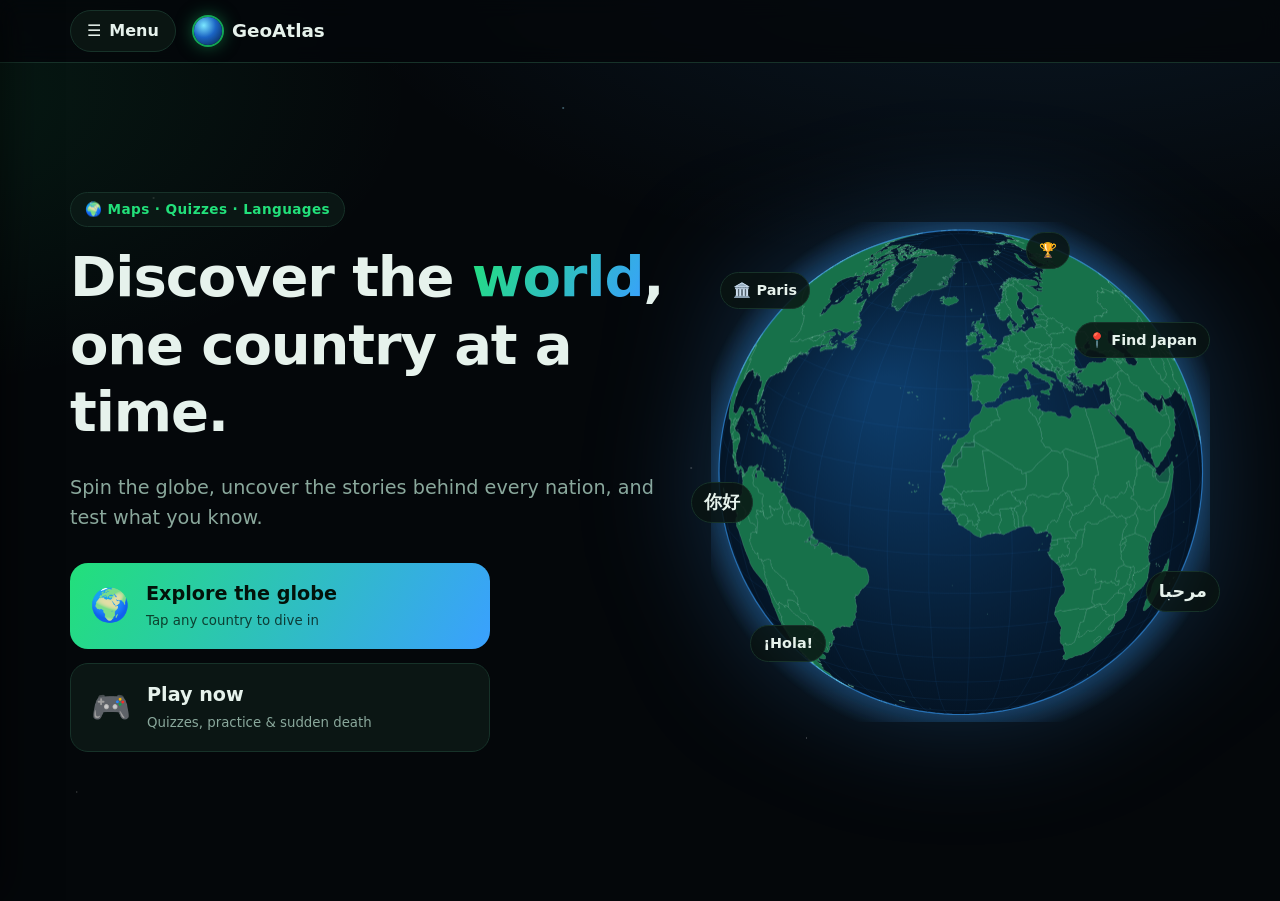
<file: index.html>
<!doctype html>
<html lang="en"><head>
<meta charset="utf-8"><meta name="viewport" content="width=device-width,initial-scale=1">
<title>GeoAtlas – Explore the World</title>
<link rel="icon" href="data:image/svg+xml,%3Csvg xmlns=%27http://www.w3.org/2000/svg%27 viewBox=%270 0 32 32%27%3E%3Ccircle cx=%2716%27 cy=%2716%27 r=%2713%27 fill=%27%231b64c4%27 stroke=%27%2322e07a%27 stroke-width=%273%27/%3E%3C/svg%3E">
<link rel="stylesheet" href="css/style.css">
</head><body>
<div class="stars" aria-hidden="true"></div>
<main class="wrap home">
  <section class="hero">
    <div class="hero-text">
      <span class="eyebrow">🌍 Maps · Quizzes · Languages</span>
      <h1>Discover the <span class="grad">world</span>, one country at a time.</h1>
      <p class="lead">Spin the globe, uncover the stories behind every nation, and test what you know.</p>
      <div class="cta">
        <a class="cta-card primary" href="explore.html"><span class="ci">🌍</span><span><b>Explore the globe</b><small>Tap any country to dive in</small></span></a>
        <a class="cta-card" href="play.html"><span class="ci">🎮</span><span><b>Play now</b><small>Quizzes, practice &amp; sudden death</small></span></a>
      </div>
    </div>
    <div class="hero-globe">
      <canvas id="hero"></canvas>
      <span class="float f1">🏛️ Paris</span>
      <span class="float f2">📍 Find Japan</span>
      <span class="float f3">你好</span>
      <span class="float f4">¡Hola!</span>
      <span class="float f5">مرحبا</span>
      <span class="float f6">🏆</span>
    </div>
  </section>
</main>
<script src="vendor/d3.min.js"></script><script src="vendor/topojson-client.min.js"></script>
<script src="data/world.js"></script><script src="data/countries.js"></script>
<script src="js/common.js"></script><script src="js/globe.js"></script>
<script>
GeoGlobe(document.getElementById('hero'), { spin: true, static: true });
</script>
</body></html>
</file>
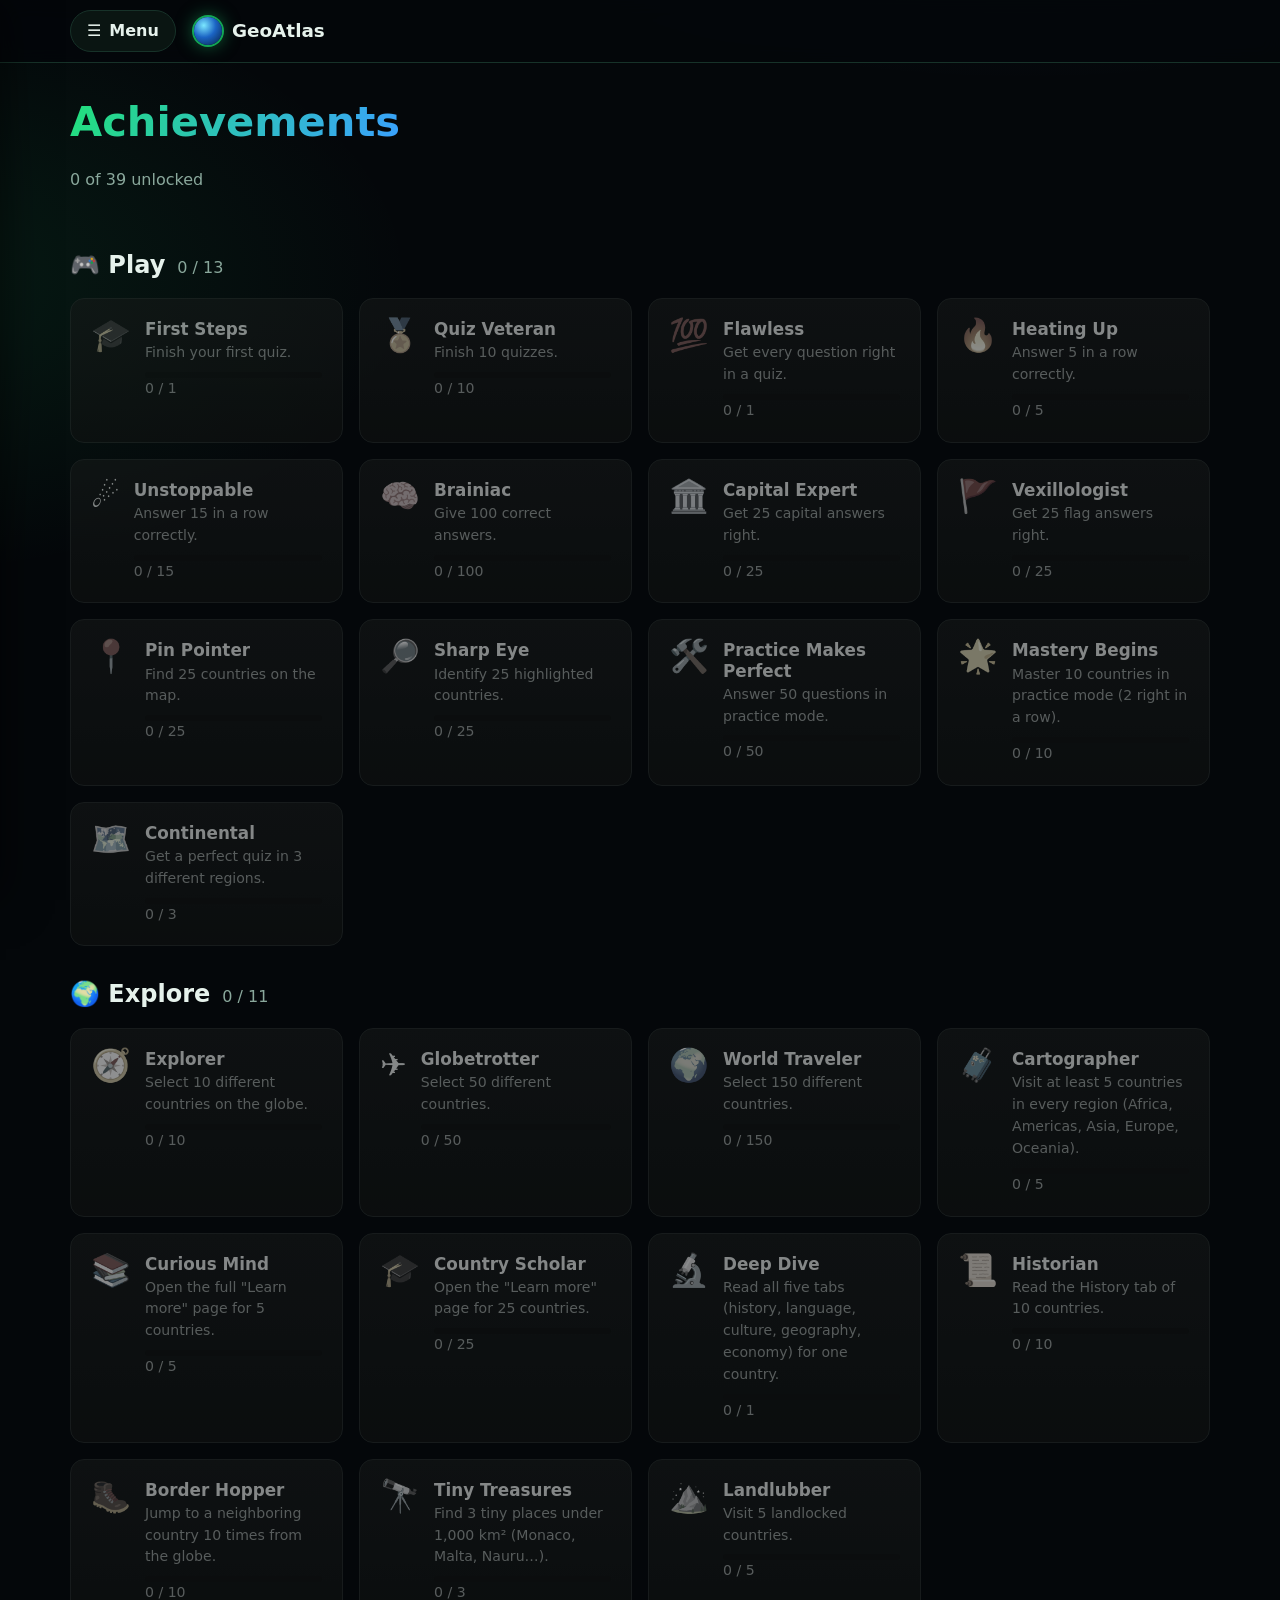
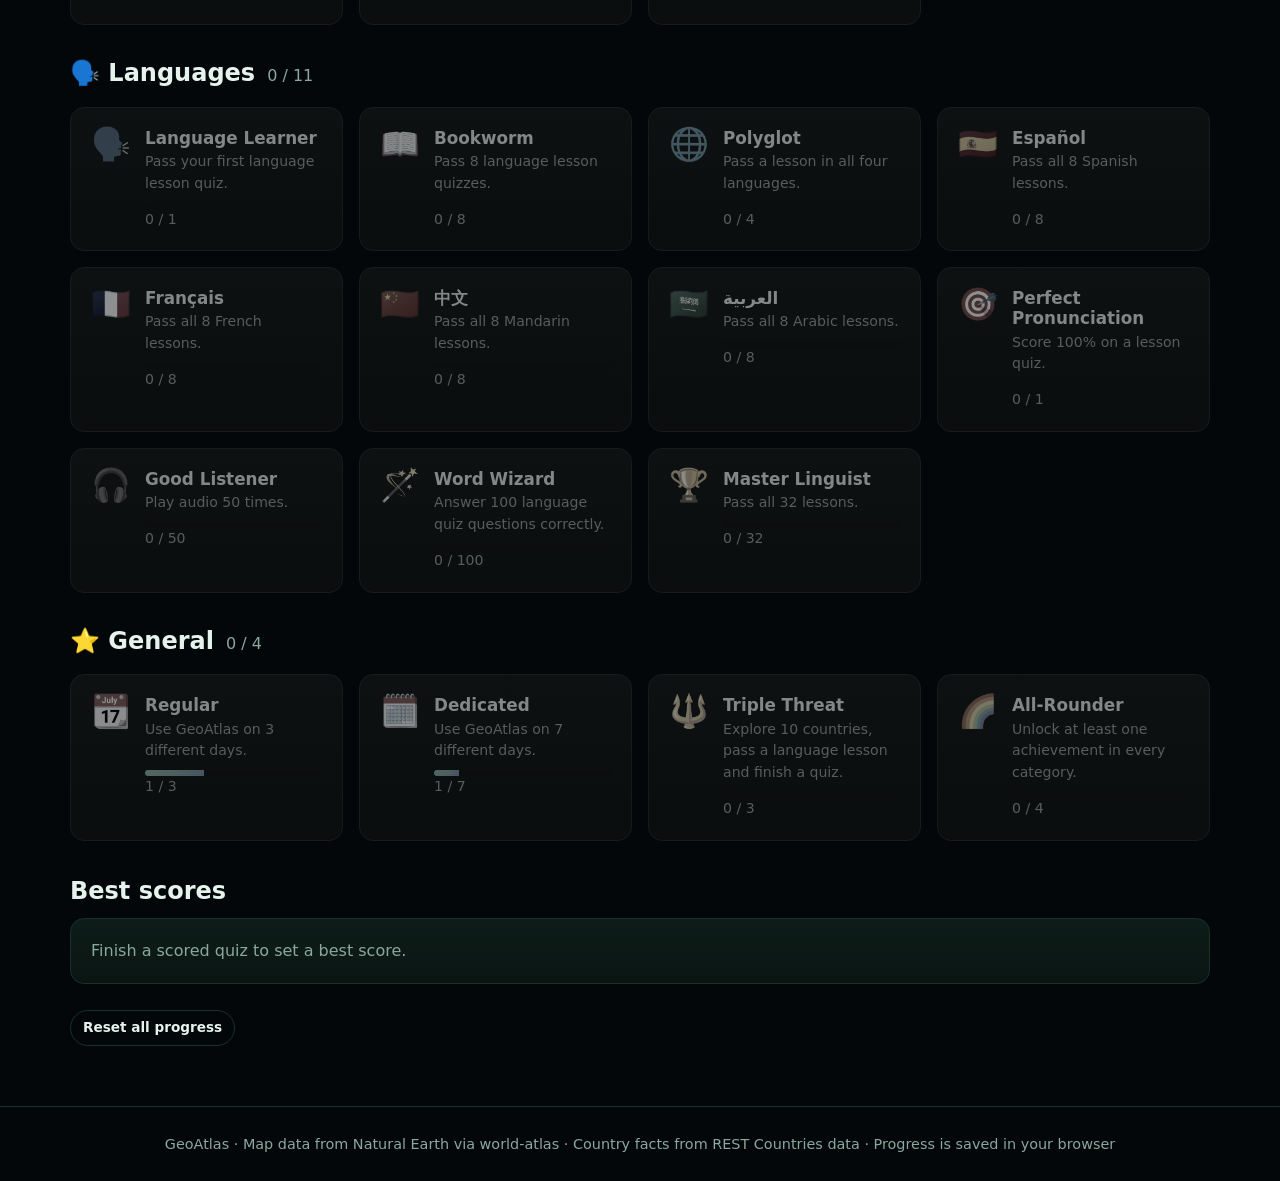
<file: achievements.html>
<!doctype html>
<html lang="en"><head>
<meta charset="utf-8"><meta name="viewport" content="width=device-width,initial-scale=1">
<title>Achievements – GeoAtlas</title>
<link rel="icon" href="data:image/svg+xml,%3Csvg xmlns=%27http://www.w3.org/2000/svg%27 viewBox=%270 0 32 32%27%3E%3Ccircle cx=%2716%27 cy=%2716%27 r=%2713%27 fill=%27%231b64c4%27 stroke=%27%2322e07a%27 stroke-width=%273%27/%3E%3C/svg%3E">
<link rel="stylesheet" href="css/style.css">
</head><body>
<main class="wrap">
  <div class="page-title"><h1><span class="grad">Achievements</span></h1><p class="muted" id="sum"></p></div>
  <div id="grid"></div>
  <h2 style="margin-top:36px">Best scores</h2>
  <div class="card" id="best"></div>
  <p style="margin-top:26px"><button class="btn ghost small" id="reset">Reset all progress</button></p>
</main>
<footer class="site-footer"></footer>
<script src="js/common.js"></script>
<script>
const s = Geo.load();
Geo.checkAchievements(s);
const got = Object.keys(s.ach).length;
document.getElementById('sum').textContent = `${got} of ${Geo.ACH.length} unlocked`;
const card = a => {
  const v = Math.min(a.val(s), a.goal), has = !!s.ach[a.id];
  return `<div class="card ach ${has ? 'got' : ''}"><span class="a-ico">${a.icon}</span><div style="flex:1"><h3>${a.name}${has ? ' ✓' : ''}</h3><p>${a.desc}</p>
    ${has ? '' : `<div class="bar"><i style="width:${100 * v / a.goal}%"></i></div><p>${v} / ${a.goal}</p>`}</div></div>`;
};
document.getElementById('grid').innerHTML = Geo.CATS.map(([c, name]) => {
  const list = Geo.ACH.filter(a => a.cat === c), n = list.filter(a => s.ach[a.id]).length;
  return `<div class="ach-cat"><h2>${name}</h2><span class="muted">${n} / ${list.length}</span></div><div class="ach-grid">${list.map(card).join('')}</div>`;
}).join('');
const names = { capital: 'Capitals', flag: 'Flags', find: 'Find on map', identify: 'Identify on map' };
const rows = Object.entries(s.best).map(([k, v]) => { const [m, r, d] = k.split('|'); return `<tr><td>${names[m] || m}</td><td>${r}${d ? ' · ' + d : ''}</td><td><b>${v}</b></td></tr>`; });
document.getElementById('best').innerHTML = rows.length ? `<table style="width:100%;text-align:left"><tr class="muted"><th>Mode</th><th>Region</th><th>Best score</th></tr>${rows.join('')}</table>` : '<span class="muted">Finish a scored quiz to set a best score.</span>';
document.getElementById('reset').onclick = () => { if (confirm('Erase all saved progress?')) { localStorage.removeItem('geoatlas.v1'); location.reload(); } };
</script>
</body></html>
</file>
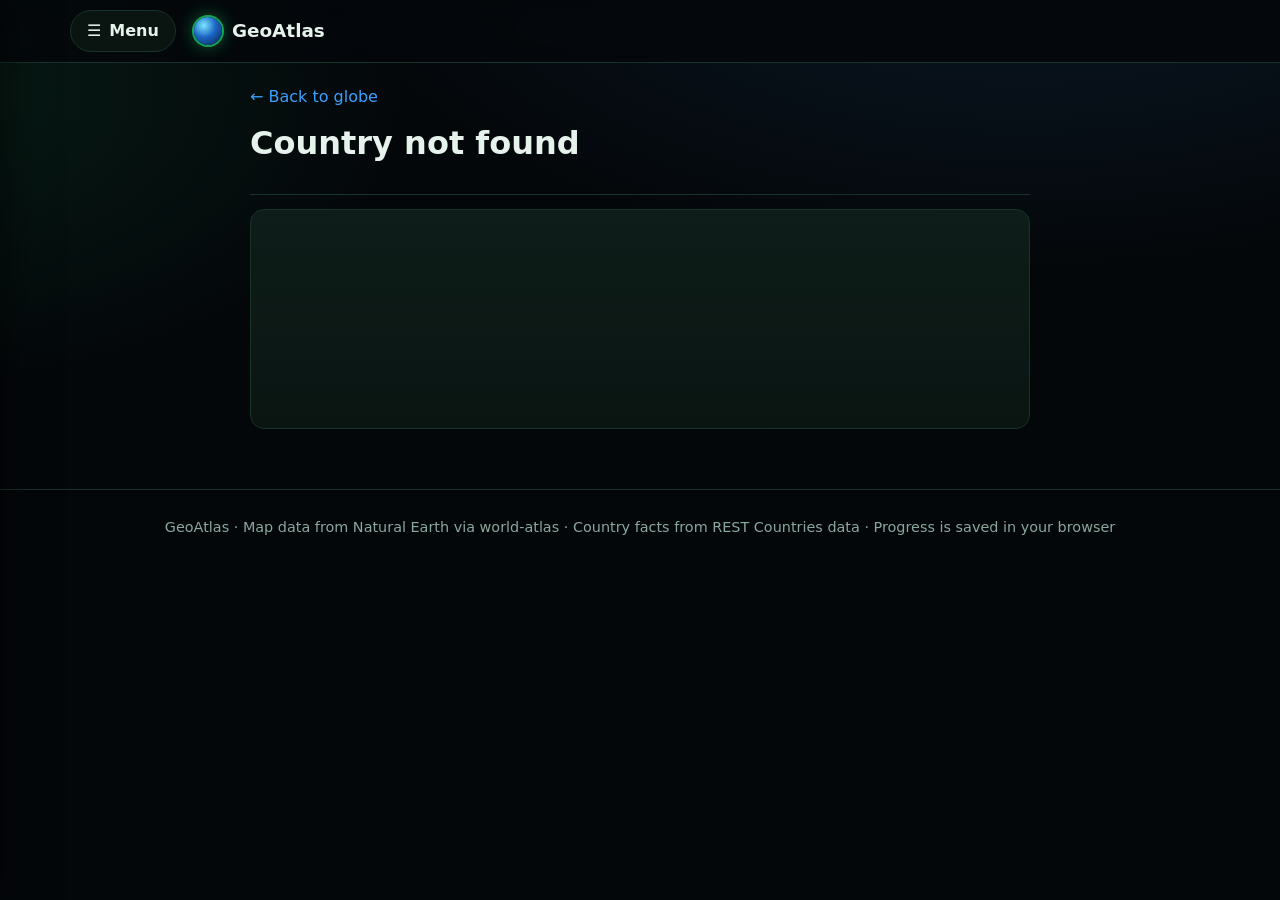
<file: country.html>
<!doctype html>
<html lang="en"><head>
<meta charset="utf-8"><meta name="viewport" content="width=device-width,initial-scale=1">
<title>Country – GeoAtlas</title>
<link rel="icon" href="data:image/svg+xml,%3Csvg xmlns=%27http://www.w3.org/2000/svg%27 viewBox=%270 0 32 32%27%3E%3Ccircle cx=%2716%27 cy=%2716%27 r=%2713%27 fill=%27%231b64c4%27 stroke=%27%2322e07a%27 stroke-width=%273%27/%3E%3C/svg%3E">
<link rel="stylesheet" href="css/style.css">
</head><body>
<main class="wrap" style="max-width:820px">
  <p style="margin:22px 0 0"><a id="back" href="explore.html">← Back to globe</a></p>
  <div id="head" style="display:flex;gap:18px;align-items:center;margin:14px 0"></div>
  <div class="tabs" id="tabs"></div>
  <div class="card" id="body" style="min-height:220px"></div>
</main>
<footer class="site-footer"></footer>
<script src="data/countries.js"></script><script src="data/stories.js"></script>
<script src="data/details1.js"></script><script src="data/details2.js"></script><script src="data/details3.js"></script>
<script src="js/common.js"></script>
<script>
const $ = id => document.getElementById(id);
const esc = s => String(s).replace(/[&<>"]/g, m => ({ '&': '&amp;', '<': '&lt;', '>': '&gt;', '"': '&quot;' }[m]));
const code = new URLSearchParams(location.search).get('c');
const c = COUNTRIES.find(x => x.code === code);
const by = {}; COUNTRIES.forEach(x => by[x.code] = x);
const st = (c && STORIES[c.code]) || {};
const dt = (c && DETAILS[c.code]) || {};
const TABS = [['history', '📜 History'], ['language', '🗣️ Language'], ['culture', '🎭 Culture'], ['geography', '🧭 Geography'], ['economy', '💼 Economy']];
const DEDICATED = { history: 'History of', language: 'Languages of', culture: 'Culture of', geography: 'Geography of', economy: 'Economy of' };
const SECTION_RE = { history: /^history/i, language: /language/i, culture: /^(culture|arts|music|literature|cuisine|sport|religion)/i, geography: /^(geography|climate|environment|biodiversity)/i, economy: /^economy/i };
const THE = /^(United States|United Kingdom|Netherlands|Philippines|Bahamas|Gambia|Czechia|Central African Republic|Dominican Republic|Comoros|Maldives|Marshall Islands|Seychelles|Solomon Islands|United Arab Emirates|DR Congo|Republic of the Congo)$/;
const ranked = (key) => { const l = COUNTRIES.filter(x => x.independent && x[key] != null).sort((a, b) => b[key] - a[key]); return x => l.indexOf(x) + 1; };
const areaRank = ranked('area'), popRank = ranked('population');
let tab = 'history';
const cache = {};

if (!c) $('head').innerHTML = '<h1>Country not found</h1>';
else {
  document.title = c.name + ' – GeoAtlas';
  $('back').href = 'explore.html?c=' + c.code;
  $('head').innerHTML = `${Geo.flagHTML(c, 56)}<div><h1 style="margin:0">${esc(c.name)}</h1><div class="muted">${esc(c.official)} · ${esc(c.subregion || c.region)}</div></div>`;
  $('tabs').innerHTML = TABS.map(([k, n]) => `<button data-t="${k}">${n}</button>`).join('');
  $('tabs').querySelectorAll('button').forEach(b => b.onclick = () => { tab = b.dataset.t; history.replaceState(null, '', '#' + tab); render(); });
  const h = location.hash.slice(1); if (TABS.some(t => t[0] === h)) tab = h; else if (h === 'overview') tab = 'geography';
  Geo.update(s => { if (!s.studied.includes(c.code)) s.studied.push(c.code); });
  render();
}

/* facts generated from data, shown for every country */
function facts(k) {
  const nb = c.borders.map(b => by[b]).filter(Boolean);
  const row = (a, b) => `<dt>${a}</dt><dd>${b}</dd>`;
  if (k === 'language') return `<dl class="kv">${row('Official', c.languages.length ? c.languages.map(l => `<span class="chip">🗣️ ${esc(l)}</span>`).join('') : '—')}${row('Demonym', esc(c.demonym || '—'))}${row('Web domain', esc(c.tld || '—'))}</dl>`;
  if (k === 'geography') return `<dl class="kv">${row('Capital', esc(c.capital || '—'))}${row('Region', esc(c.subregion || c.region))}${row('Area', Geo.fmt(c.area) + ' km²' + (c.independent ? ` (#${areaRank(c)} in the world)` : ''))}${row('Coordinates', c.latlng ? c.latlng.map(n => n.toFixed(1)).join('°, ') + '°' : '—')}${row('Coastline', c.landlocked ? 'Landlocked' : 'Has a coast')}${row('Neighbors', nb.length ? nb.map(n => `<a class="chip" href="country.html?c=${n.code}#geography">${esc(n.name)}</a>`).join('') : 'None by land')}</dl>`;
  if (k === 'economy') return `<dl class="kv">${row('Currency', esc(c.currencies.join(', ') || '—'))}${row('Population', Geo.fmt(c.population) + (c.independent && c.population ? ` (#${popRank(c)} in the world)` : ''))}${row('Density', c.population && c.area ? Geo.fmt(Math.round(c.population / c.area)) + ' people per km²' : '—')}</dl>`;
  return '';
}
/* readable paragraphs for countries without a hand-written entry */
function generated(k) {
  const nb = c.borders.map(b => by[b]).filter(Boolean).map(n => n.name);
  const list = a => a.length < 3 ? a.join(' and ') : a.slice(0, -1).join(', ') + ' and ' + a[a.length - 1];
  if (k === 'language') return c.languages.length ? [`${c.name} ${c.languages.length > 1 ? 'has ' + c.languages.length + ' official languages: ' + list(c.languages) : 'has ' + c.languages[0] + ' as its official language'}. People from ${c.name} are known as ${c.demonym || 'its citizens'}.`] : [];
  if (k === 'geography') return [`${c.name} lies in ${c.subregion || c.region} and covers about ${Geo.fmt(c.area)} square kilometers${c.independent ? `, making it the ${areaRank(c)}${['th','st','nd','rd'][(areaRank(c) % 100 > 10 && areaRank(c) % 100 < 14) || areaRank(c) % 10 > 3 ? 0 : areaRank(c) % 10]} largest country in the world by area` : ''}. ${c.landlocked ? 'It is landlocked, with no sea coast.' : 'It has a coastline.'} ${nb.length ? 'It shares land borders with ' + list(nb) + '.' : 'It has no land borders.'}`];
  if (k === 'economy') return [`The currency of ${c.name} is the ${c.currencies.join(' and ') || 'not listed'}.${c.population ? ` About ${Geo.fmt(c.population)} people live there, an average of ${Geo.fmt(Math.round(c.population / c.area))} people per square kilometer.` : ''}`];
  return [];
}

function render() {
  Geo.update(s => { const t = s.tabsSeen[c.code] = s.tabsSeen[c.code] || []; if (!t.includes(tab)) t.push(tab); });
  $('tabs').querySelectorAll('button').forEach(b => b.classList.toggle('on', b.dataset.t === tab));
  const k = tab, el = $('body');
  let paras = dt[k] || [];
  if (!paras.length && (k === 'history' || k === 'culture')) { const t = st[k]; paras = t ? [t] : []; }
  if (!paras.length) paras = generated(k);
  const fact = k === 'culture' && st.fact ? `<div class="card" style="margin:14px 0"><b>💡 Did you know?</b><br>${esc(st.fact)}</div>` : '';
  el.innerHTML = paras.map(p => `<p>${esc(p)}</p>`).join('') + fact + facts(k) +
    `<div id="deep"></div><p><a href="https://en.wikipedia.org/wiki/${encodeURIComponent(c.wiki)}" target="_blank" rel="noopener">Read the full article on Wikipedia ↗</a></p>`;
  deep(k);
}

/* extra depth straight from Wikipedia (needs internet) */
async function deep(k) {
  const box = $('deep'); box.innerHTML = '<p class="muted">Loading more detail…</p>';
  const text = await wikiText(k);
  if (tab !== k) return;
  if (!text) { box.innerHTML = ''; return; }
  const blocks = text.replace(/(^|\n)(={2,}[^=\n]+={2,})[ \t]*\n/g, '\n\n$2\n\n').split(/\n{2,}/).map(x => x.trim()).filter(Boolean);
  let html = '', n = 0, hidden = false;
  for (const b of blocks) {
    const h = b.match(/^(={2,})\s*(.+?)\s*\1$/);
    if (h) { if (/^(see also|references|notes|external links|further reading|sources|bibliography|citations)$/i.test(h[2])) break; html += `<h3 class="${n >= 4 ? 'more' : ''}" style="margin:18px 0 6px">${esc(h[2])}</h3>`; continue; }
    n++; html += `<p class="${n > 4 ? 'more' : ''}">${esc(b)}</p>`;
    if (n >= 40) break;
  }
  hidden = n > 4;
  box.innerHTML = `<h3 style="margin-top:22px" class="grad">More detail <span class="badge-src">· from Wikipedia</span></h3><div id="deeptext">${html}</div>` + (hidden ? '<button class="btn small ghost" id="more">Show more ▾</button>' : '');
  box.querySelectorAll('.more').forEach(e => e.style.display = 'none');
  if (hidden) $('more').onclick = () => { box.querySelectorAll('.more').forEach(e => e.style.display = ''); $('more').remove(); };
}
async function fetchExtract(title) {
  if (title in cache) return cache[title];
  let out = '';
  try {
    const u = 'https://en.wikipedia.org/w/api.php?action=query&prop=extracts&explaintext=1&exsectionformat=wiki&redirects=1&format=json&origin=*&titles=' + encodeURIComponent(title);
    const j = await (await fetch(u)).json();
    const p = Object.values(j.query.pages)[0];
    out = p && !p.missing ? (p.extract || '') : '';
  } catch (e) { out = ''; }
  return (cache[title] = out);
}
async function wikiText(k) {
  const nm = THE.test(c.name) ? 'the ' + c.name : c.name;
  for (const t of [`${DEDICATED[k]} ${nm}`, `${DEDICATED[k]} ${c.name}`]) {
    const x = await fetchExtract(t);
    if (x.length > 800) return x.replace(/^[\s\S]*?(?=\n\n|$)/, m => m); // keep the lead too
  }
  // fall back to matching section(s) of the main article
  const main = await fetchExtract(c.name);
  if (!main) return '';
  const parts = main.split(/\n(?=={2}[^=])/), re = SECTION_RE[k];
  const hit = parts.filter(p => re.test(((p.match(/^={2}\s*(.+?)\s*={2}/) || [])[1]) || ''));
  return hit.join('\n\n');
}
</script>
</body></html>
</file>
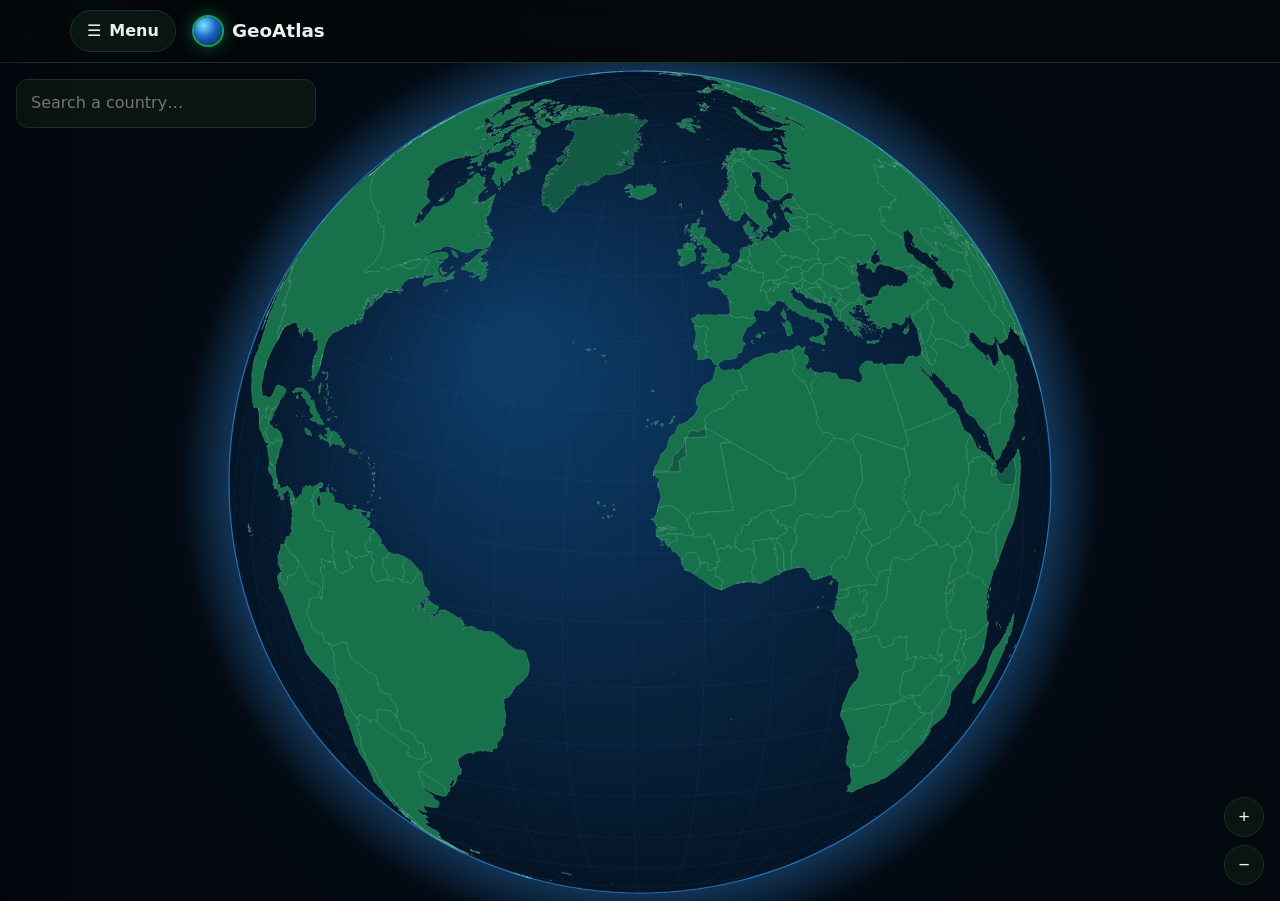
<file: explore.html>
<!doctype html>
<html lang="en"><head>
<meta charset="utf-8"><meta name="viewport" content="width=device-width,initial-scale=1">
<title>Explore – GeoAtlas</title>
<link rel="icon" href="data:image/svg+xml,%3Csvg xmlns=%27http://www.w3.org/2000/svg%27 viewBox=%270 0 32 32%27%3E%3Ccircle cx=%2716%27 cy=%2716%27 r=%2713%27 fill=%27%231b64c4%27 stroke=%27%2322e07a%27 stroke-width=%273%27/%3E%3C/svg%3E">
<link rel="stylesheet" href="css/style.css">
</head><body>
<div class="explore">
  <div class="stage" id="stage">
    <canvas id="globe"></canvas>
    <div class="tools">
      <input type="search" id="search" placeholder="Search a country…" autocomplete="off">
      <ul class="results" id="results" hidden></ul>
    </div>
    <div class="tip" id="tip" hidden></div>
    <div class="zoom"><button id="zin" aria-label="Zoom in">+</button><button id="zout" aria-label="Zoom out">−</button></div>
  </div>
  <aside class="side" id="side" hidden></aside>
</div>
<script src="vendor/d3.min.js"></script><script src="vendor/topojson-client.min.js"></script>
<script src="data/world.js"></script><script src="data/countries.js"></script><script src="data/stories.js"></script>
<script src="js/common.js"></script><script src="js/globe.js"></script>
<script>
const $ = id => document.getElementById(id);
const byCode = {}; COUNTRIES.forEach(c => byCode[c.code] = c);
const globe = GeoGlobe($('globe'), { spin: true, tip: $('tip'), onSelect: show });
$('zin').onclick = () => globe.zoomBy(1.4); $('zout').onclick = () => globe.zoomBy(1 / 1.4);
let current = null;
const esc = s => String(s).replace(/[&<>"]/g, m => ({ '&': '&amp;', '<': '&lt;', '>': '&gt;', '"': '&quot;' }[m]));

function show(c, focus) {
  current = c; globe.setSpin(false); globe.select(c, focus);
  Geo.update(s => {
    if (s.visited.includes(c.code)) return;
    s.visited.push(c.code);
    s.regionVisits[c.region] = (s.regionVisits[c.region] || 0) + 1;
    if (c.landlocked) s.landlockedVisits++;
    if (c.area < 1000) s.tinyVisits++;
  });
  render();
}
function render() {
  const c = current, side = $('side');
  const nb = c.borders.map(b => byCode[b]).filter(Boolean);
  side.hidden = false;
  side.innerHTML = `<button class="close" id="close" aria-label="Close">×</button>${Geo.flagHTML(c, 48)}<h2>${esc(c.name)}</h2><div class="official">${esc(c.official)}${c.independent ? '' : ' · territory / dependency'}</div>
    <a class="btn" style="margin:4px 0 16px" href="country.html?c=${c.code}">Learn more about ${esc(c.name)} →</a>
    <dl class="kv">
      <dt>Capital</dt><dd>${esc(c.capital || '—')}</dd>
      <dt>Region</dt><dd>${esc(c.subregion || c.region)}</dd>
      <dt>Population</dt><dd>${Geo.fmt(c.population)}</dd>
      <dt>Area</dt><dd>${Geo.fmt(c.area)} km²</dd>
      <dt>Currency</dt><dd>${esc(c.currencies.join(', ') || '—')}</dd>
      <dt>Neighbors</dt><dd>${nb.length ? nb.map(n => `<button class="chip" data-c="${n.code}">${esc(n.name)}</button>`).join('') : (c.landlocked ? '—' : 'None by land')}</dd></dl>`;
  side.querySelectorAll('[data-c]').forEach(b => b.onclick = () => { Geo.update(s => { s.hops++; }); show(byCode[b.dataset.c]); });
  side.scrollTop = 0;
  $('close').onclick = () => { current = null; side.hidden = true; globe.select(null, false); globe.setSpin(true); };
}

// search
const sorted = COUNTRIES.slice().sort((a, b) => a.name.localeCompare(b.name));
$('search').addEventListener('input', e => {
  const q = e.target.value.trim().toLowerCase(), ul = $('results');
  if (!q) { ul.hidden = true; return; }
  const m = sorted.filter(c => c.name.toLowerCase().includes(q) || c.capital.toLowerCase().includes(q)).slice(0, 8);
  ul.innerHTML = m.map(c => `<li data-c="${c.code}">${Geo.flagHTML(c, 18)} ${esc(c.name)}</li>`).join('') || '<li class="muted">No match</li>';
  ul.hidden = false;
  ul.querySelectorAll('li[data-c]').forEach(li => li.onclick = () => { show(byCode[li.dataset.c]); ul.hidden = true; $('search').value = ''; });
});
$('search').addEventListener('keydown', e => { if (e.key === 'Enter') { const li = document.querySelector('#results li[data-c]'); if (li) li.click(); } });
const want = new URLSearchParams(location.search).get('c');
if (want && byCode[want]) show(byCode[want]);
</script>
</body></html>
</file>
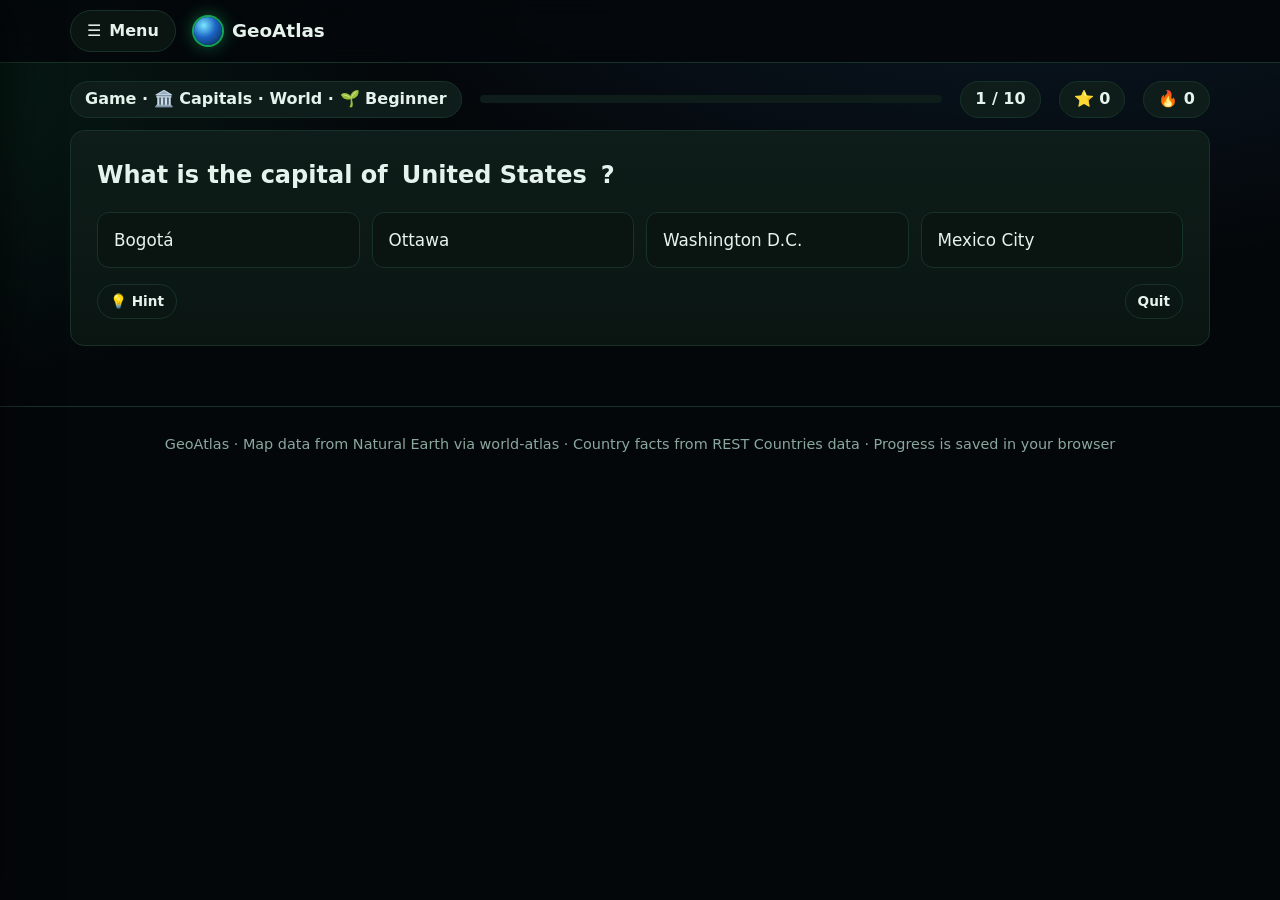
<file: game.html>
<!doctype html>
<html lang="en"><head>
<meta charset="utf-8"><meta name="viewport" content="width=device-width,initial-scale=1">
<title>Game – GeoAtlas</title>
<link rel="icon" href="data:image/svg+xml,%3Csvg xmlns=%27http://www.w3.org/2000/svg%27 viewBox=%270 0 32 32%27%3E%3Ccircle cx=%2716%27 cy=%2716%27 r=%2713%27 fill=%27%231b64c4%27 stroke=%27%2322e07a%27 stroke-width=%273%27/%3E%3C/svg%3E">
<link rel="stylesheet" href="css/style.css">
</head><body>
<main class="wrap">

  <section id="game">
    <div class="hud">
      <span class="pill" id="h-mode"></span>
      <div class="progress" id="h-prog"><i style="width:0"></i></div>
      <span class="pill" id="h-count"></span>
      <span class="pill" id="h-score"></span>
      <span class="pill" id="h-streak">🔥 0</span>
      <span class="pill" id="h-lives" hidden>💀 Sudden death</span>
    </div>
    <div class="card qbox">
      <p class="q" id="q"></p>
      <div class="answers" id="answers"></div>
      <div class="mapbox" id="mapbox" hidden>
        <svg id="map" viewBox="0 0 960 500" preserveAspectRatio="xMidYMid meet"></svg>
        <div class="zoom"><button id="zin" aria-label="Zoom in">+</button><button id="zout" aria-label="Zoom out">−</button><button id="zreset" aria-label="Reset" title="Reset view">⟲</button></div>
      </div>
      <div class="feedback" id="fb" hidden></div>
      <div class="actions">
        <button class="btn ghost small" id="hintBtn">💡 Hint</button>
        <button class="btn" id="nextBtn" hidden>Next →</button>
        <button class="btn ghost small" id="endBtn" style="margin-left:auto">End session</button>
      </div>
    </div>
  </section>

  <section id="result" class="card result" hidden></section>
</main>
<footer class="site-footer"></footer>
<script src="vendor/d3.min.js"></script><script src="vendor/topojson-client.min.js"></script>
<script src="data/world.js"></script><script src="data/countries.js"></script><script src="data/stories.js"></script>
<script src="js/common.js"></script><script src="js/config.js"></script><script src="js/game.js"></script>
</body></html>
</file>
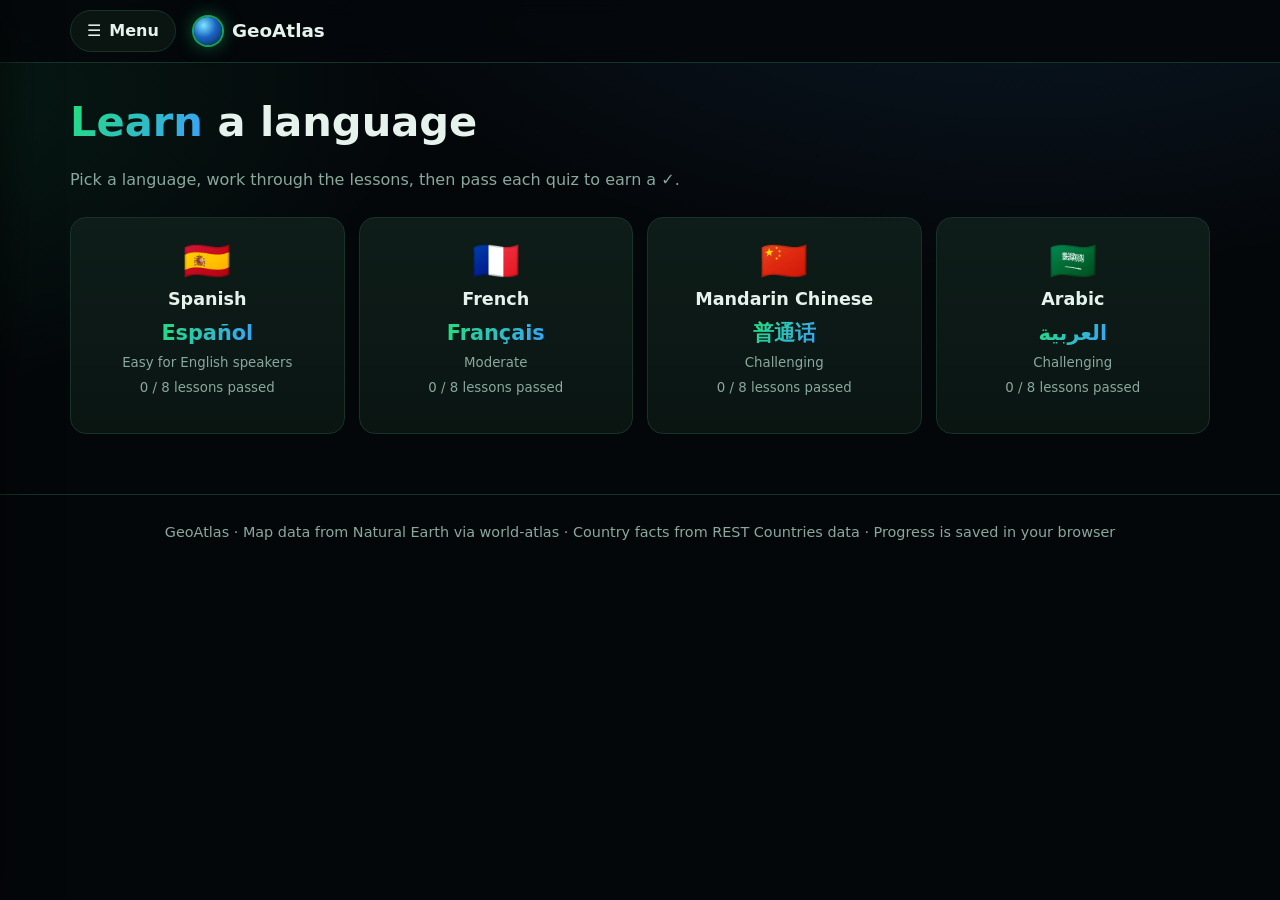
<file: languages.html>
<!doctype html>
<html lang="en"><head>
<meta charset="utf-8"><meta name="viewport" content="width=device-width,initial-scale=1">
<title>Languages – GeoAtlas</title>
<link rel="icon" href="data:image/svg+xml,%3Csvg xmlns=%27http://www.w3.org/2000/svg%27 viewBox=%270 0 32 32%27%3E%3Ccircle cx=%2716%27 cy=%2716%27 r=%2713%27 fill=%27%231b64c4%27 stroke=%27%2322e07a%27 stroke-width=%273%27/%3E%3C/svg%3E">
<link rel="stylesheet" href="css/style.css">
</head><body>
<main class="wrap">
  <div class="page-title"><h1><span class="grad">Learn</span> a language</h1><p class="muted">Pick a language, work through the lessons, then pass each quiz to earn a ✓.</p></div>
  <div class="bigopts" id="langs"></div>
</main>
<footer class="site-footer"></footer>
<script src="data/lang.js"></script><script src="js/common.js"></script>
<script>
const s = Geo.load();
document.getElementById('langs').innerHTML = Object.entries(LANGS).map(([k, l]) => {
  const done = Object.values((s.lang || {})[k] || {}).filter(x => x.done).length, n = LANG_SECTIONS.length;
  return `<a class="bigopt" href="learn.html?lang=${k}" style="text-decoration:none"><span class="bi">${l.flag}</span><b>${l.name}</b>
    <span class="grad" style="font-size:1.3rem;font-weight:700" ${l.rtl ? 'dir="rtl"' : ''}>${l.native}</span>
    <small>${l.level}</small><small>${done} / ${n} lessons passed</small>
    <span class="progress" style="width:100%;margin-top:8px"><i style="width:${100 * done / n}%"></i></span></a>`;
}).join('');
</script>
</body></html>
</file>
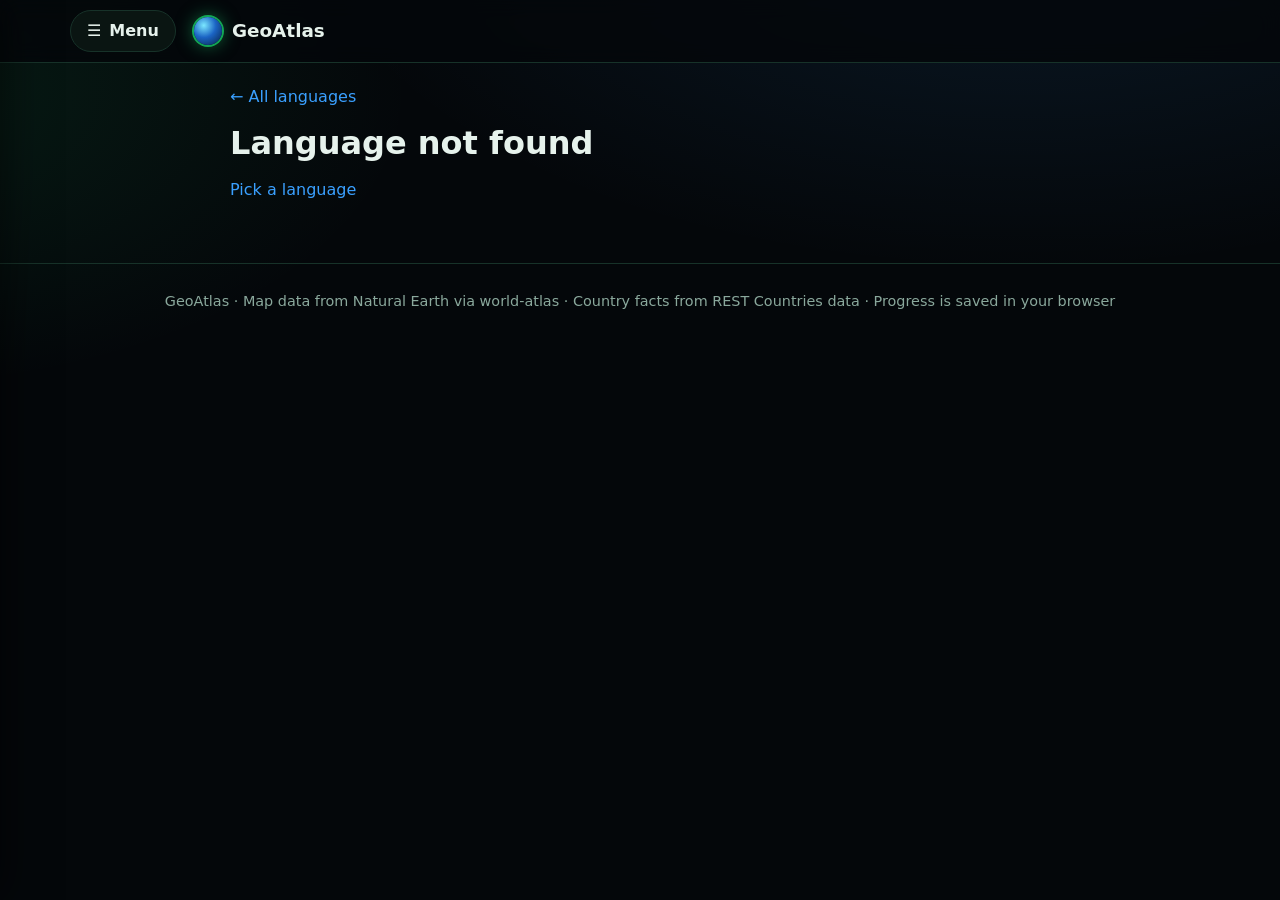
<file: learn.html>
<!doctype html>
<html lang="en"><head>
<meta charset="utf-8"><meta name="viewport" content="width=device-width,initial-scale=1">
<title>Learn – GeoAtlas</title>
<link rel="icon" href="data:image/svg+xml,%3Csvg xmlns=%27http://www.w3.org/2000/svg%27 viewBox=%270 0 32 32%27%3E%3Ccircle cx=%2716%27 cy=%2716%27 r=%2713%27 fill=%27%231b64c4%27 stroke=%27%2322e07a%27 stroke-width=%273%27/%3E%3C/svg%3E">
<link rel="stylesheet" href="css/style.css">
</head><body>
<main class="wrap" style="max-width:860px">
  <p style="margin:22px 0 0"><a id="back" href="languages.html">← All languages</a></p>
  <div id="view" style="margin-top:14px"></div>
</main>
<footer class="site-footer"></footer>
<script src="data/lang.js"></script><script src="js/common.js"></script>
<script>
const $ = id => document.getElementById(id);
const esc = s => String(s).replace(/[&<>"]/g, m => ({ '&': '&amp;', '<': '&lt;', '>': '&gt;', '"': '&quot;' }[m]));
const key = new URLSearchParams(location.search).get('lang');
const L = LANGS[key];
const canSpeak = 'speechSynthesis' in window;
let quiz = null;
const dirAttr = L && L.rtl ? ' dir="rtl"' : '';


function route() {
  const id = location.hash.slice(1), sec = LANG_SECTIONS.find(x => x.id === id);
  quiz = null;
  sec ? lesson(sec) : home();
  window.scrollTo(0, 0);
}
const prog = () => (Geo.load().lang || {})[key] || {};

function speak(text, el) {
  if (!canSpeak) return;
  speechSynthesis.cancel();
  const u = new SpeechSynthesisUtterance(text.replace(/^[٠-٩0-9]+\s*·\s*/, ''));
  u.lang = L.speech; u.rate = .85; speechSynthesis.speak(u);
  Geo.update(s => { s.audio++; });
}
const speakBtn = (t) => canSpeak ? `<button class="chip spk" data-say="${esc(t)}" aria-label="Hear it" title="Hear it">🔊</button>` : '';
function bindSpeak(root) { root.querySelectorAll('.spk').forEach(b => b.onclick = e => { e.stopPropagation(); speak(b.dataset.say); }); }

function home() {
  $('back').href = 'languages.html'; $('back').textContent = '← All languages';
  const p = prog(), done = LANG_SECTIONS.filter(x => (p[x.id] || {}).done).length;
  $('view').innerHTML = `<div style="display:flex;gap:16px;align-items:center"><span style="font-size:3.2rem">${L.flag}</span>
      <div><h1 style="margin:0">Learn ${L.name}</h1><div class="grad" style="font-size:1.4rem;font-weight:700"${dirAttr}>${L.native}</div></div></div>
    <div class="card" style="margin:16px 0"><p style="margin:0 0 8px"><b>${L.speakers}</b> · ${L.level}</p><p style="margin:0" class="muted">${esc(L.blurb)}</p></div>
    <div class="player" style="margin-bottom:6px"><span class="lvl">${done} / ${LANG_SECTIONS.length}</span><div class="progress"><i style="width:${100 * done / LANG_SECTIONS.length}%"></i></div></div>
    <h2 style="margin:20px 0 12px">Lessons</h2>
    <div class="bigopts">${LANG_SECTIONS.map(x => { const r = p[x.id] || {}; return `<a class="bigopt ${r.done ? 'on' : ''}" href="#${x.id}" style="text-decoration:none"><span class="bi">${x.icon}</span><b>${x.title}</b><small>${esc(x.intro)}</small><small>${L.data[x.id].length} words${r.best != null ? ` · best ${r.best}%${r.done ? ' ✓' : ''}` : ''}</small></a>`; }).join('')}</div>`;
}

function lesson(sec) {
  $('back').href = '#'; $('back').textContent = '← ' + L.name + ' lessons';
  const items = L.data[sec.id];
  $('view').innerHTML = `<h1 style="margin:0 0 4px">${sec.icon} ${sec.title}</h1><p class="muted" style="margin:0 0 14px">${esc(sec.intro)} Tap 🔊 to hear it${canSpeak ? '' : ' (audio isn’t supported in this browser)'}.</p>
    <div class="card" style="padding:6px 16px"><table class="phr">${items.map(([en, nat, rom]) => `<tr><td class="en">${esc(en)}</td><td class="nat"${dirAttr}>${esc(nat)}</td><td class="rom">${esc(rom)}</td><td>${speakBtn(nat)}</td></tr>`).join('')}</table></div>
    <div class="actions"><button class="btn" id="startQ">Take the quiz →</button><a class="btn ghost" href="#">Back to lessons</a></div>`;
  bindSpeak($('view')); $('startQ').onclick = () => startQuiz(sec);
}

/* quiz: 8 questions, both directions, pass at 80% */
function startQuiz(sec) {
  const items = L.data[sec.id];
  const pick = Geo.shuffle(items).slice(0, Math.min(8, items.length));
  quiz = { sec, i: 0, score: 0, qs: pick.map((it, n) => ({ it, dir: n % 2 })), wrong: [] };
  question();
}
function question() {
  const q = quiz, cur = q.qs[q.i], items = L.data[q.sec.id];
  const others = Geo.shuffle(items.filter(x => x !== cur.it)).slice(0, 3);
  const opts = Geo.shuffle([cur.it, ...others]);
  const toNative = cur.dir === 0;
  const label = it => toNative ? `<span${dirAttr}>${esc(it[1])}</span>${L.rtl || L.name.startsWith('Mandarin') ? `<br><small class="muted">${esc(it[2])}</small>` : ''}` : esc(it[0]);
  $('view').innerHTML = `<div class="hud"><span class="pill">${q.sec.icon} ${q.sec.title}</span><div class="progress"><i style="width:${100 * q.i / q.qs.length}%"></i></div><span class="pill">${q.i + 1} / ${q.qs.length}</span></div>
    <div class="card qbox"><p class="q">${toNative ? `How do you say <b>“${esc(cur.it[0])}”</b>?` : `What does <b${dirAttr}>${esc(cur.it[1])}</b> mean? ${speakBtn(cur.it[1])}`}</p>
    <div class="answers">${opts.map((o, n) => `<button class="ans" data-n="${n}">${label(o)}</button>`).join('')}</div><div class="feedback" id="fb" hidden></div>
    <div class="actions"><button class="btn" id="nx" hidden>Next →</button></div></div>`;
  bindSpeak($('view'));
  $('view').querySelectorAll('.ans').forEach(b => b.onclick = () => {
    const o = opts[+b.dataset.n], ok = o === cur.it;
    $('view').querySelectorAll('.ans').forEach((x, n) => { x.disabled = true; if (opts[n] === cur.it) x.classList.add('right'); });
    if (!ok) { b.classList.add('wrong'); q.wrong.push(cur.it); } else { q.score++; Geo.update(s => { s.langCorrect++; }); }
    $('fb').className = 'feedback ' + (ok ? 'ok' : 'no'); $('fb').hidden = false;
    $('fb').innerHTML = `${ok ? '✅ Correct!' : '❌ Not quite.'} <b>${esc(cur.it[0])}</b> = <span${dirAttr}>${esc(cur.it[1])}</span> <span class="muted">(${esc(cur.it[2])})</span> ${speakBtn(cur.it[1])}`;
    bindSpeak($('fb')); if (ok) speak(cur.it[1]);
    $('nx').hidden = false; $('nx').textContent = q.i + 1 >= q.qs.length ? 'See results' : 'Next →'; $('nx').focus();
  });
  $('nx') && ($('nx').onclick = () => { q.i++; q.i >= q.qs.length ? finishQuiz() : question(); });
}
function finishQuiz() {
  const q = quiz, pct = Math.round(100 * q.score / q.qs.length), pass = pct >= 80;
  const s = Geo.load(); s.lang = s.lang || {}; s.lang[key] = s.lang[key] || {};
  const r = s.lang[key][q.sec.id] || {};
  s.lang[key][q.sec.id] = { best: Math.max(r.best || 0, pct), done: !!(r.done || pass) };
  if (pct === 100) s.lessonPerfect = (s.lessonPerfect || 0) + 1;
  Geo.save(s); Geo.checkAchievements(s);
  const idx = LANG_SECTIONS.indexOf(q.sec), nxt = LANG_SECTIONS[idx + 1];
  $('view').innerHTML = `<div class="card result"><h2>${pass ? '🎉 Lesson passed!' : 'Keep practicing!'}</h2><div class="score grad">${pct}%</div>
    <p>${q.score} / ${q.qs.length} correct${pass ? '' : ' — you need 80% to pass.'}</p>
    ${q.wrong.length ? `<div class="review"><b>Review:</b><ul>${q.wrong.map(w => `<li>${esc(w[0])} — <span${dirAttr}>${esc(w[1])}</span> <span class="muted">(${esc(w[2])})</span></li>`).join('')}</ul></div>` : ''}
    <div class="actions" style="justify-content:center"><button class="btn" id="again">Try again</button><a class="btn ghost" href="#${q.sec.id}">Review lesson</a>${pass && nxt ? `<a class="btn ghost" href="#${nxt.id}">Next: ${nxt.title} →</a>` : '<a class="btn ghost" href="#">All lessons</a>'}</div></div>`;
  $('again').onclick = () => startQuiz(q.sec);
}
if (!L) { $('view').innerHTML = '<h1>Language not found</h1><p><a href="languages.html">Pick a language</a></p>'; }
else { document.title = L.name + ' – GeoAtlas'; route(); window.addEventListener('hashchange', route); }
</script>
</body></html>
</file>
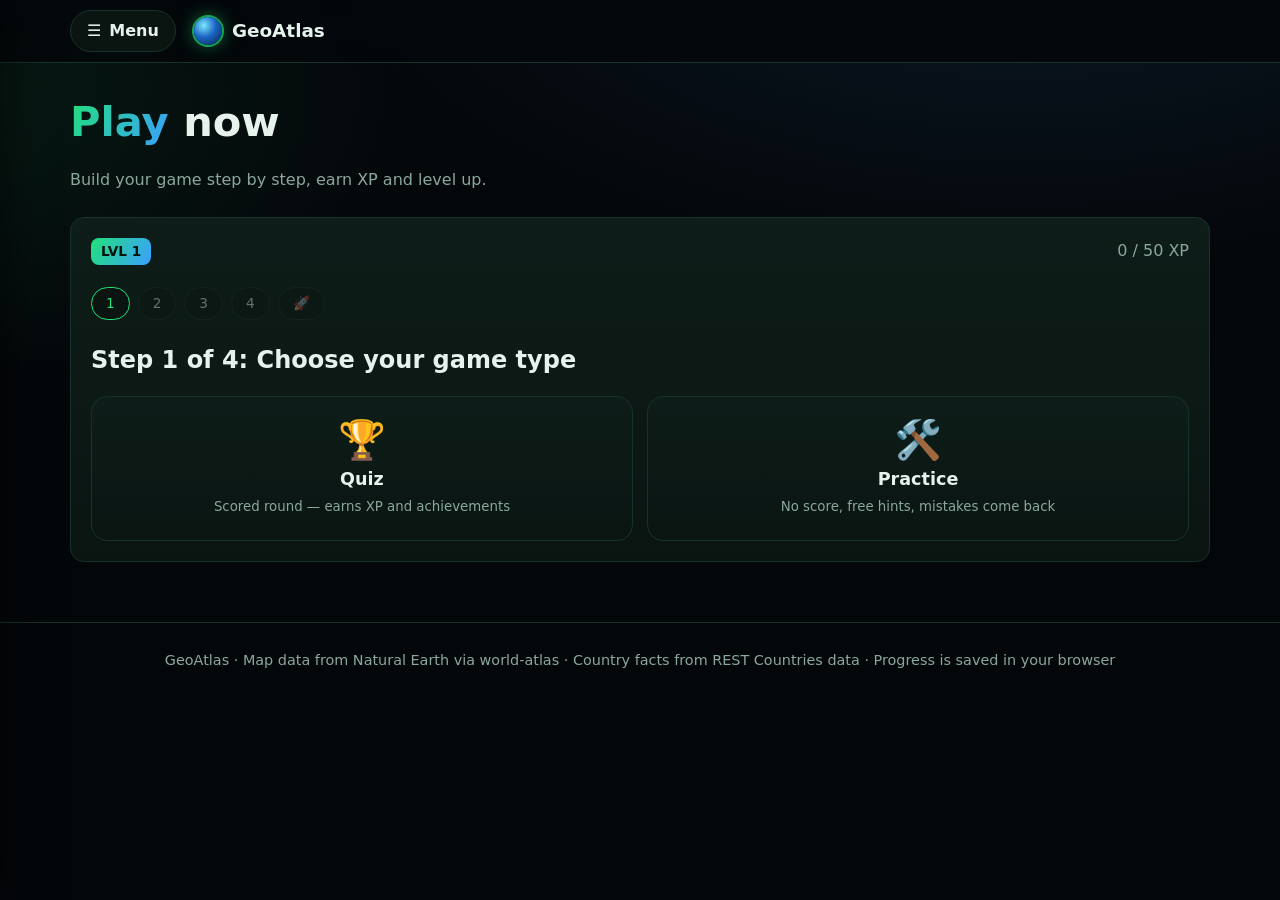
<file: play.html>
<!doctype html>
<html lang="en"><head>
<meta charset="utf-8"><meta name="viewport" content="width=device-width,initial-scale=1">
<title>Play Now – GeoAtlas</title>
<link rel="icon" href="data:image/svg+xml,%3Csvg xmlns=%27http://www.w3.org/2000/svg%27 viewBox=%270 0 32 32%27%3E%3Ccircle cx=%2716%27 cy=%2716%27 r=%2713%27 fill=%27%231b64c4%27 stroke=%27%2322e07a%27 stroke-width=%273%27/%3E%3C/svg%3E">
<link rel="stylesheet" href="css/style.css">
</head><body>
<main class="wrap">
  <div class="page-title"><h1><span class="grad">Play</span> now</h1><p class="muted">Build your game step by step, earn XP and level up.</p></div>

  <section id="setup" class="card setup"></section>

</main>
<footer class="site-footer"></footer>
<script src="data/countries.js"></script><script src="data/stories.js"></script>
<script src="js/common.js"></script><script src="js/config.js"></script><script src="js/play.js"></script>
</body></html>
</file>
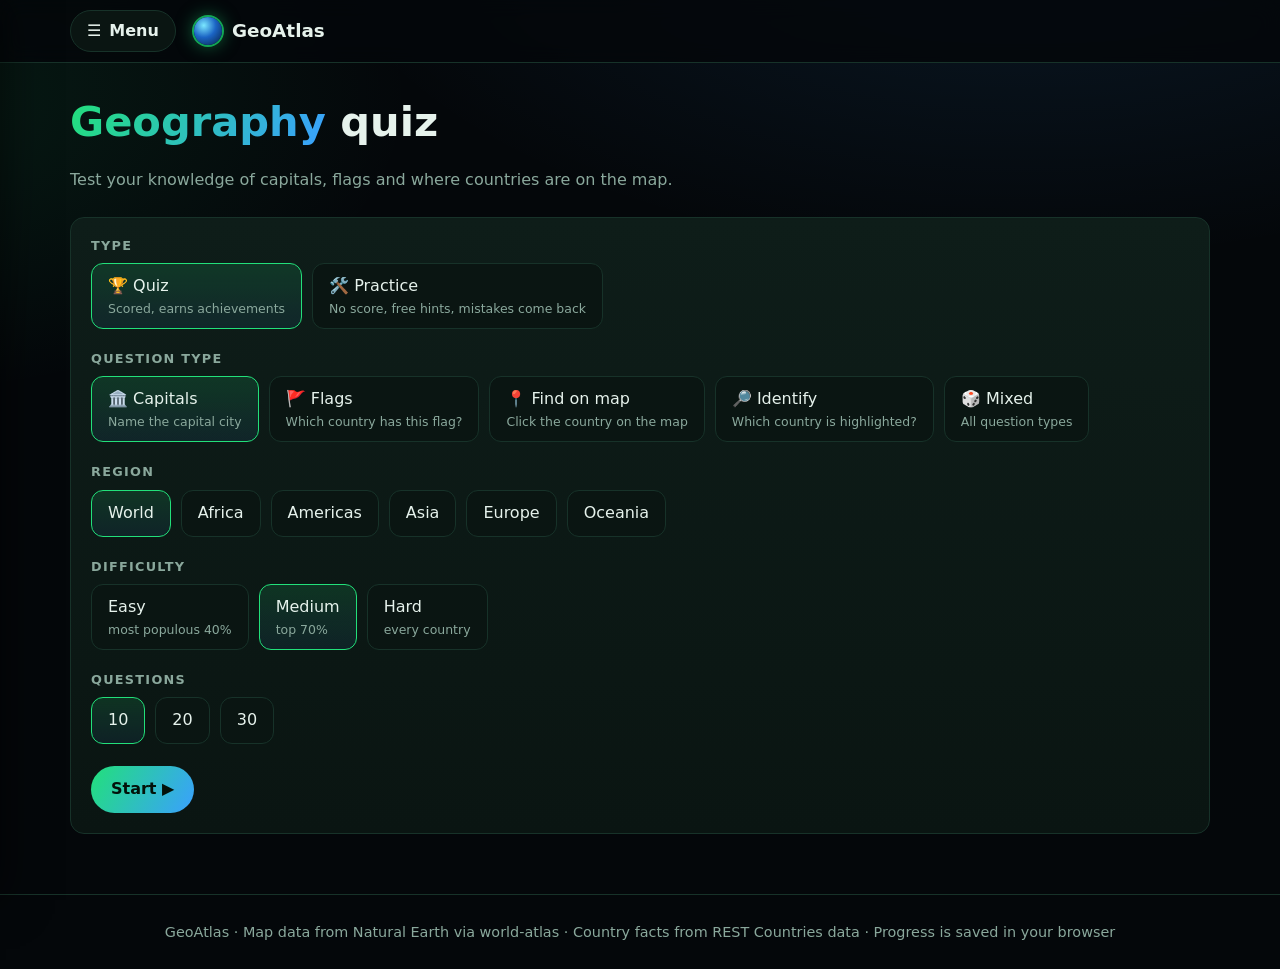
<file: quiz.html>
<!doctype html>
<html lang="en"><head>
<meta charset="utf-8"><meta name="viewport" content="width=device-width,initial-scale=1">
<title>Quiz – GeoAtlas</title>
<link rel="icon" href="data:image/svg+xml,%3Csvg xmlns=%27http://www.w3.org/2000/svg%27 viewBox=%270 0 32 32%27%3E%3Ccircle cx=%2716%27 cy=%2716%27 r=%2713%27 fill=%27%231b64c4%27 stroke=%27%2322e07a%27 stroke-width=%273%27/%3E%3C/svg%3E">
<link rel="stylesheet" href="css/style.css">
</head><body>
<main class="wrap">
  <div class="page-title"><h1><span class="grad">Geography</span> quiz</h1><p class="muted">Test your knowledge of capitals, flags and where countries are on the map.</p></div>

  <section id="setup" class="card setup"></section>

  <section id="game" hidden>
    <div class="hud">
      <span class="pill" id="h-mode"></span>
      <div class="progress" id="h-prog"><i style="width:0"></i></div>
      <span class="pill" id="h-count"></span>
      <span class="pill" id="h-score"></span>
      <span class="pill" id="h-streak">🔥 0</span>
    </div>
    <div class="card qbox">
      <p class="q" id="q"></p>
      <div class="answers" id="answers"></div>
      <div class="mapbox" id="mapbox" hidden>
        <svg id="map" viewBox="0 0 960 500" preserveAspectRatio="xMidYMid meet"></svg>
        <div class="zoom"><button id="zin" aria-label="Zoom in">+</button><button id="zout" aria-label="Zoom out">−</button><button id="zreset" aria-label="Reset" title="Reset view">⟲</button></div>
      </div>
      <div class="feedback" id="fb" hidden></div>
      <div class="actions">
        <button class="btn ghost small" id="hintBtn">💡 Hint</button>
        <button class="btn" id="nextBtn" hidden>Next →</button>
        <button class="btn ghost small" id="endBtn" style="margin-left:auto">End session</button>
      </div>
    </div>
  </section>

  <section id="result" class="card result" hidden></section>
</main>
<footer class="site-footer"></footer>
<script src="vendor/d3.min.js"></script><script src="vendor/topojson-client.min.js"></script>
<script src="data/world.js"></script><script src="data/countries.js"></script><script src="data/stories.js"></script>
<script src="js/common.js"></script><script src="js/quiz.js"></script>
</body></html>
</file>
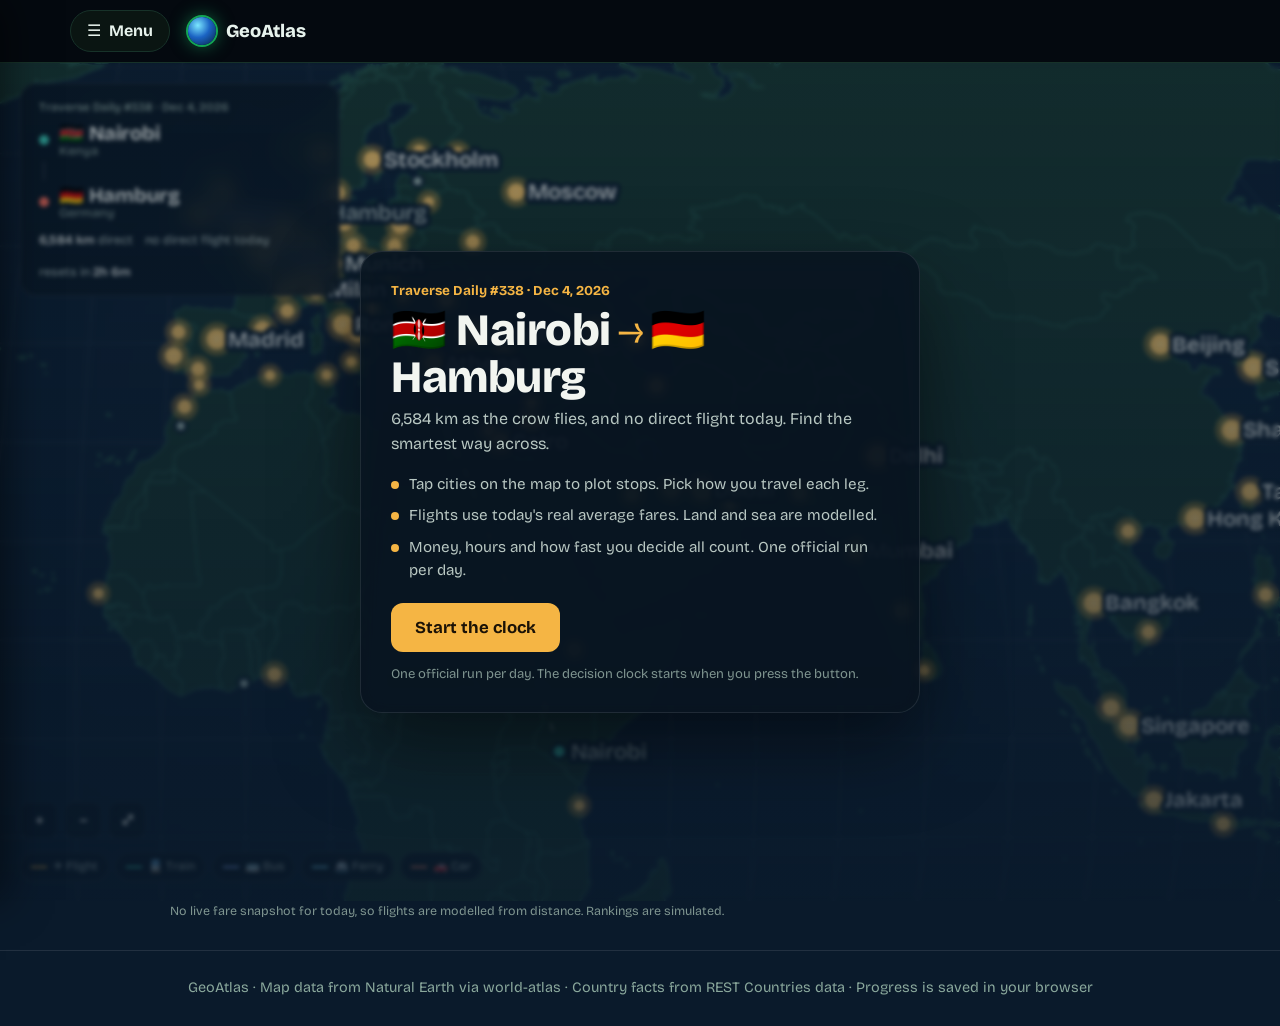
<file: traverse.html>
<!doctype html>
<html lang="en"><head>
<meta charset="utf-8"><meta name="viewport" content="width=device-width,initial-scale=1">
<title>Traverse Daily – The Daily Travel Strategy Game</title>
<meta name="description" content="Traverse Daily: one start city, one destination, every day. Plan the cheapest, fastest route across the world using real flight prices and beat players worldwide.">
<meta property="og:title" content="Traverse Daily – The Daily Travel Strategy Game"><meta property="og:description" content="Same start, same destination, for everyone on Earth today. Plan the smartest journey and beat the world."><meta property="og:type" content="website">
<link rel="icon" href="data:image/svg+xml,%3Csvg xmlns=%27http://www.w3.org/2000/svg%27 viewBox=%270 0 32 32%27%3E%3Ccircle cx=%2716%27 cy=%2716%27 r=%2713%27 fill=%27%231b64c4%27 stroke=%27%2322e07a%27 stroke-width=%273%27/%3E%3C/svg%3E">
<link rel="preconnect" href="https://fonts.googleapis.com"><link rel="preconnect" href="https://fonts.gstatic.com" crossorigin>
<link href="https://fonts.googleapis.com/css2?family=Bricolage+Grotesque:opsz,wght@12..96,300..800&display=swap" rel="stylesheet">
<link rel="stylesheet" href="css/style.css">
<link rel="stylesheet" href="css/traverse.css">
</head><body class="tv-body">

<main class="tv">

  <!-- ===== Map stage: the hero ===== -->
  <section class="tv-stage" id="tv-stage">
    <svg id="tv-svg" viewBox="0 0 960 500" preserveAspectRatio="xMidYMid slice" aria-label="World map"></svg>

    <!-- challenge card -->
    <div class="tv-brief" id="tv-brief"></div>

    <!-- map tools -->
    <div class="tv-maptools">
      <button id="tv-zin" aria-label="Zoom in">+</button>
      <button id="tv-zout" aria-label="Zoom out">−</button>
      <button id="tv-zfit" aria-label="Fit route" title="Fit the route">⤢</button>
    </div>

    <!-- legend -->
    <div class="tv-legend" id="tv-legend"></div>

    <!-- hover tooltip -->
    <div class="tv-tip" id="tv-tip" hidden></div>

    <!-- city popover: transport picker -->
    <div class="tv-pop" id="tv-pop" hidden></div>

    <!-- intro overlay -->
    <div class="tv-gate" id="tv-gate">
      <div class="tv-gate-card">
        <p class="tv-gate-kicker">Traverse Daily <span id="tv-gate-day"></span></p>
        <h1 id="tv-gate-title"></h1>
        <p class="tv-gate-sub" id="tv-gate-sub"></p>
        <ul class="tv-gate-rules">
          <li>Tap cities on the map to plot stops. Pick how you travel each leg.</li>
          <li>Flights use today's real average fares. Land and sea are modelled.</li>
          <li>Money, hours and how fast you decide all count. One official run per day.</li>
        </ul>
        <button class="tv-cta" id="tv-start">Start the clock</button>
        <p class="tv-gate-note" id="tv-gate-note"></p>
      </div>
    </div>
  </section>

  <!-- ===== Planning dashboard ===== -->
  <aside class="tv-plan" id="tv-plan" hidden>
    <header class="tv-plan-head">
      <div>
        <h2>Your plan</h2>
        <p class="tv-plan-sub" id="tv-plan-sub">Choose your first stop on the map.</p>
      </div>
      <button class="tv-plan-collapse" id="tv-plan-toggle" aria-label="Collapse plan">▾</button>
    </header>

    <div class="tv-totals">
      <div class="tv-total"><span class="lab">Spent</span><b id="tv-cost">$0</b><i id="tv-cost-vs"></i></div>
      <div class="tv-total"><span class="lab">Travel</span><b id="tv-time">0h</b><i id="tv-time-vs"></i></div>
      <div class="tv-total"><span class="lab">Deciding</span><b id="tv-timer">0s</b><i></i></div>
    </div>

    <div class="tv-estimate" id="tv-est"><span>Score estimate</span><b>—</b><div class="bar"><i style="width:0"></i></div></div>

    <ol class="tv-stops" id="tv-stops"></ol>

    <div class="tv-split" id="tv-split"></div>

    <footer class="tv-plan-foot">
      <button class="tv-btn ghost" id="tv-undo">Undo leg</button>
      <button class="tv-btn ghost" id="tv-clear">Clear</button>
      <button class="tv-btn primary" id="tv-submit" disabled>Submit journey</button>
    </footer>
  </aside>

  <!-- ===== Result ===== -->
  <section id="tv-result" class="tv-result" hidden></section>
  <section id="tv-board" class="tv-board" hidden></section>
  <p class="tv-source" id="tv-source"></p>
</main>

<footer class="site-footer"></footer>
<script src="vendor/d3.min.js"></script><script src="vendor/topojson-client.min.js"></script>
<script src="data/world.js"></script><script src="data/countries.js"></script><script src="data/traverse-cities.js"></script>
<script src="data/live/latest.js"></script>
<script src="js/common.js"></script><script src="js/traverse.js"></script><script src="js/traverse-ui.js"></script>
</body></html>
</file>
<file: css/style.css>
:root{
  --bg:#04070a; --bg2:#08110f; --panel:#0a1512; --panel2:#0e1d19; --line:#173229;
  --green:#22e07a; --green-d:#13a655; --blue:#3aa0ff; --blue-d:#1b64c4; --ocean:#06182b;
  --text:#e6f2ec; --muted:#8aa89c; --bad:#ff5d6c; --gold:#ffd24a;
  --grad:linear-gradient(120deg,var(--green),var(--blue));
  --r:14px;
}
*{box-sizing:border-box}
html{scroll-behavior:smooth}
body{margin:0;background:radial-gradient(1200px 600px at 80% -10%,rgba(58,160,255,.12),transparent 60%),radial-gradient(900px 500px at -10% 10%,rgba(34,224,122,.10),transparent 60%),var(--bg);color:var(--text);font:16px/1.55 system-ui,-apple-system,"Segoe UI",Roboto,sans-serif;min-height:100vh}
a{color:var(--blue);text-decoration:none}a:hover{text-decoration:underline}
h1,h2,h3{line-height:1.2;margin:0 0 .5em}
.grad{background:var(--grad);-webkit-background-clip:text;background-clip:text;color:transparent}
.wrap{max-width:1180px;margin:0 auto;padding:0 20px}

/* header / menu */
.site-header{position:sticky;top:0;z-index:50;background:rgba(4,7,10,.82);backdrop-filter:blur(10px);border-bottom:1px solid var(--line)}
.site-header .wrap{display:flex;align-items:center;gap:18px;height:62px}
.brand{display:flex;align-items:center;gap:10px;font-weight:800;font-size:1.15rem;color:var(--text)}
.brand:hover{text-decoration:none}
.brand .logo{width:28px;height:28px;border-radius:50%;background:radial-gradient(circle at 35% 30%,#7be7ff,var(--blue-d) 45%,#062040);box-shadow:0 0 0 2px var(--green-d),0 0 18px rgba(34,224,122,.5)}
nav.menu{margin-left:auto;display:flex;gap:6px}
nav.menu a{color:var(--muted);padding:8px 14px;border-radius:999px;font-weight:600;font-size:.95rem}
nav.menu a:hover{color:var(--text);text-decoration:none;background:var(--panel2)}
nav.menu a.active{color:#03120a;background:var(--grad)}
.burger{display:none;margin-left:auto;background:none;border:1px solid var(--line);color:var(--text);border-radius:10px;padding:6px 10px;font-size:1.2rem;cursor:pointer}
@media(max-width:720px){
  .burger{display:block}
  nav.menu{display:none;position:absolute;top:62px;left:0;right:0;flex-direction:column;background:var(--bg2);border-bottom:1px solid var(--line);padding:10px 20px 16px}
  nav.menu.open{display:flex}
}

/* buttons / form bits */
.btn{display:inline-flex;align-items:center;gap:8px;border:0;cursor:pointer;font:inherit;font-weight:700;padding:11px 20px;border-radius:999px;color:#03120a;background:var(--grad);transition:transform .12s,box-shadow .12s}
.btn:hover{transform:translateY(-1px);box-shadow:0 6px 24px rgba(34,224,122,.28);text-decoration:none}
.btn.ghost{background:transparent;color:var(--text);border:1px solid var(--line)}
.btn.ghost:hover{border-color:var(--green);box-shadow:none}
.btn.small{padding:6px 12px;font-size:.85rem}
.btn:disabled{opacity:.5;cursor:not-allowed;transform:none}
.card{background:linear-gradient(180deg,var(--panel2),var(--panel));border:1px solid var(--line);border-radius:var(--r);padding:20px}
.chip{display:inline-block;background:var(--panel2);border:1px solid var(--line);color:var(--text);border-radius:999px;padding:3px 11px;font-size:.85rem;margin:2px 4px 2px 0;cursor:default}
button.chip{cursor:pointer;font:inherit;font-size:.85rem}button.chip:hover{border-color:var(--green)}
input[type=search],input[type=text]{width:100%;background:var(--panel);border:1px solid var(--line);color:var(--text);padding:11px 14px;border-radius:12px;font:inherit}
input:focus{outline:2px solid var(--blue);outline-offset:1px}
.muted{color:var(--muted)}
footer.site-footer{border-top:1px solid var(--line);margin-top:60px;padding:26px 0;color:var(--muted);font-size:.9rem;text-align:center}

/* home */
.hero{display:grid;grid-template-columns:1.1fr .9fr;gap:30px;align-items:center;padding:56px 0 30px}
.hero h1{font-size:clamp(2.2rem,5vw,3.6rem);letter-spacing:-.02em}
.hero p.lead{font-size:1.15rem;color:var(--muted);max-width:34em}
.hero .cta{display:flex;gap:12px;flex-wrap:wrap;margin-top:22px}
.hero-globe{aspect-ratio:1;max-width:460px;width:100%;margin:0 auto;position:relative}
.hero-globe canvas{width:100%;height:100%;display:block}
@media(max-width:820px){.hero{grid-template-columns:1fr;padding-top:30px}.hero-globe{max-width:320px;order:-1}}
.tiles{display:grid;grid-template-columns:repeat(auto-fit,minmax(240px,1fr));gap:18px;margin:30px 0}
.tile{display:block;color:var(--text);position:relative;overflow:hidden;transition:transform .15s,border-color .15s}
.tile:hover{transform:translateY(-4px);border-color:var(--green);text-decoration:none}
.tile .ico{font-size:2rem}
.tile h3{margin:.4em 0 .3em}.tile p{margin:0;color:var(--muted);font-size:.95rem}
.stats{display:grid;grid-template-columns:repeat(auto-fit,minmax(150px,1fr));gap:14px;margin:10px 0}
.stat{text-align:center}.stat b{display:block;font-size:1.9rem}.stat span{color:var(--muted);font-size:.85rem}
.daily{display:flex;gap:18px;align-items:center;flex-wrap:wrap}
.daily .flagbig{font-size:3rem;line-height:1}

/* flag images */
.flag{display:inline-block;border-radius:4px;box-shadow:0 0 0 1px rgba(255,255,255,.12);vertical-align:middle}
.flag-fallback{line-height:1}

/* explore */
.explore{display:grid;grid-template-columns:minmax(0,1fr) 400px;gap:0;height:calc(100vh - 62px)}
.stage{position:relative;background:radial-gradient(circle at 50% 50%,#071b30 0%,#03080f 70%);overflow:hidden}
.stage canvas{width:100%;height:100%;display:block;cursor:grab;touch-action:none}
.stage canvas:active{cursor:grabbing}
.stage .tools{position:absolute;left:16px;top:16px;width:min(300px,calc(100% - 32px));z-index:5}
.results{list-style:none;margin:6px 0 0;padding:0;background:var(--panel);border:1px solid var(--line);border-radius:12px;max-height:260px;overflow:auto}
.results li{padding:8px 14px;cursor:pointer;display:flex;gap:10px;align-items:center}
.results li:hover,.results li.sel{background:var(--panel2)}
.stage .zoom{position:absolute;right:16px;bottom:16px;display:flex;flex-direction:column;gap:8px}
.stage .zoom button{width:40px;height:40px;border-radius:50%;border:1px solid var(--line);background:var(--panel);color:var(--text);font-size:1.2rem;cursor:pointer}
.stage .zoom button:hover{border-color:var(--green)}
.stage .hint{position:absolute;left:16px;bottom:16px;color:var(--muted);font-size:.85rem;pointer-events:none}
.tip{position:absolute;pointer-events:none;background:rgba(4,7,10,.92);border:1px solid var(--green-d);border-radius:8px;padding:4px 10px;font-size:.85rem;transform:translate(12px,12px);white-space:nowrap;z-index:6}
.side{background:var(--bg2);border-left:1px solid var(--line);overflow:auto;padding:22px}
.side .empty{color:var(--muted);text-align:center;margin-top:20vh}
.side h2{font-size:1.7rem;margin:.2em 0 0}
.side .official{color:var(--muted);font-size:.9rem;margin-bottom:12px}
.tabs{display:flex;gap:4px;border-bottom:1px solid var(--line);margin:16px 0 14px;overflow:auto}
.tabs button{background:none;border:0;border-bottom:2px solid transparent;color:var(--muted);font:inherit;font-weight:600;padding:8px 12px;cursor:pointer;white-space:nowrap}
.tabs button.on{color:var(--green);border-color:var(--green)}
.kv{display:grid;grid-template-columns:100px 1fr;gap:8px 12px;margin:0}
.kv dt{color:var(--muted)}.kv dd{margin:0}
.side p{margin:0 0 12px}
.badge-src{font-size:.8rem;color:var(--muted)}
@media(max-width:900px){
  .explore{grid-template-columns:1fr;grid-template-rows:56vh auto;height:auto}
  .side{border-left:0;border-top:1px solid var(--line);min-height:40vh}
  .side .empty{margin-top:30px}
}

/* quiz */
.page-title{padding:34px 0 8px}.page-title h1{font-size:clamp(1.8rem,4vw,2.6rem)}
.setup{display:grid;gap:22px}
.opt-group h3{font-size:.8rem;text-transform:uppercase;letter-spacing:.1em;color:var(--muted);margin-bottom:10px}
.opts{display:flex;flex-wrap:wrap;gap:10px}
.opt{border:1px solid var(--line);background:var(--panel);color:var(--text);border-radius:12px;padding:10px 16px;cursor:pointer;font:inherit;text-align:left}
.opt small{display:block;color:var(--muted);font-size:.78rem}
.opt:hover{border-color:var(--blue)}
.opt.on{border-color:var(--green);background:linear-gradient(180deg,rgba(34,224,122,.14),rgba(58,160,255,.08))}
.hud{display:flex;gap:18px;align-items:center;flex-wrap:wrap;margin:18px 0 12px}
.hud .pill{background:var(--panel2);border:1px solid var(--line);border-radius:999px;padding:5px 14px;font-weight:700}
.hud .pill.practice{color:var(--blue);border-color:var(--blue-d)}
.progress{flex:1;min-width:120px;height:8px;background:var(--panel2);border-radius:99px;overflow:hidden}
.progress i{display:block;height:100%;background:var(--grad);transition:width .3s}
.qbox{padding:26px}
.q{font-size:1.5rem;font-weight:700;margin:0 0 18px;display:flex;align-items:center;gap:14px;flex-wrap:wrap}
.answers{display:grid;grid-template-columns:repeat(auto-fit,minmax(220px,1fr));gap:12px}
.ans{padding:14px 16px;border-radius:12px;border:1px solid var(--line);background:var(--panel);color:var(--text);font:inherit;font-size:1.05rem;cursor:pointer;text-align:left;transition:.12s}
.ans:hover:not(:disabled){border-color:var(--blue);transform:translateY(-1px)}
.ans.right{border-color:var(--green);background:rgba(34,224,122,.18)}
.ans.wrong{border-color:var(--bad);background:rgba(255,93,108,.15)}
.ans:disabled{cursor:default}
.mapbox{position:relative;border:1px solid var(--line);border-radius:var(--r);overflow:hidden;background:var(--ocean);height:min(62vh,560px);margin-top:14px}
.mapbox svg{width:100%;height:100%;display:block;cursor:crosshair;touch-action:none}
.mapbox .zoom{position:absolute;right:12px;bottom:12px;display:flex;flex-direction:column;gap:8px}
.mapbox .zoom button{width:36px;height:36px;border-radius:50%;border:1px solid var(--line);background:var(--panel);color:var(--text);font-size:1.1rem;cursor:pointer}
.c{fill:#10392a;stroke:#2b6f55;stroke-width:.4px;vector-effect:non-scaling-stroke}
.c.dep{fill:#0d2a33}
.c:hover{fill:#1d7a52}
.c.hl{fill:var(--gold);stroke:#fff}
.c.good{fill:var(--green);stroke:#fff;animation:none}
.c.bad{fill:var(--bad);animation:none}
.c.hint{animation:pulse .8s ease-in-out 4}
@keyframes pulse{50%{fill:var(--blue)}}
.feedback{margin-top:16px;padding:14px 16px;border-radius:12px;border:1px solid var(--line);background:var(--panel2)}
.feedback.ok{border-color:var(--green-d)}.feedback.no{border-color:var(--bad)}
.actions{display:flex;gap:10px;margin-top:16px;flex-wrap:wrap}
.result{text-align:center}
.result .score{font-size:3.4rem;font-weight:800}
.review{text-align:left;margin-top:16px}
.review li{margin:4px 0}
.toasts{position:fixed;right:16px;bottom:16px;display:flex;flex-direction:column;gap:10px;z-index:100}
.toast{background:var(--panel);border:1px solid var(--gold);border-radius:12px;padding:12px 16px;display:flex;gap:12px;align-items:center;box-shadow:0 8px 30px rgba(0,0,0,.5);animation:slide .3s}
.toast .t-ico{font-size:1.8rem}.toast small{display:block;color:var(--muted)}
@keyframes slide{from{transform:translateX(40px);opacity:0}}

/* achievements */
.ach-grid{display:grid;grid-template-columns:repeat(auto-fill,minmax(250px,1fr));gap:16px;margin:18px 0}
.ach{display:flex;gap:14px;align-items:flex-start;opacity:.55;filter:grayscale(.8)}
.ach.got{opacity:1;filter:none;border-color:var(--green-d)}
.ach .a-ico{font-size:2rem;line-height:1}
.ach h3{font-size:1.05rem;margin:0 0 3px}.ach p{margin:0;color:var(--muted);font-size:.88rem}
.ach .bar{height:6px;background:var(--panel);border-radius:99px;margin-top:8px;overflow:hidden}.ach .bar i{display:block;height:100%;background:var(--grad)}

/* play-now wizard */
.player{display:flex;align-items:center;gap:12px}
.player .lvl{background:var(--grad);color:#03120a;font-weight:800;border-radius:8px;padding:3px 10px;font-size:.85rem}
.crumbs{display:flex;gap:8px;flex-wrap:wrap}
.crumb{background:var(--panel);border:1px solid var(--line);color:var(--text);border-radius:999px;padding:5px 14px;font:inherit;font-size:.85rem;cursor:pointer}
.crumb:disabled{opacity:.4;cursor:default}
.crumb.cur{border-color:var(--green);color:var(--green)}
.step-title{margin:4px 0 0;font-size:1.5rem}
.bigopts{display:grid;grid-template-columns:repeat(auto-fit,minmax(170px,1fr));gap:14px}
.bigopt{display:flex;flex-direction:column;align-items:center;gap:4px;text-align:center;padding:22px 14px;border-radius:16px;border:1px solid var(--line);background:linear-gradient(180deg,var(--panel2),var(--panel));color:var(--text);font:inherit;cursor:pointer;transition:.15s}
.bigopt .bi{font-size:2.4rem;line-height:1.1}.bigopt b{font-size:1.1rem}.bigopt small{color:var(--muted);min-height:1.2em}
.bigopt:hover{transform:translateY(-4px);border-color:var(--green);box-shadow:0 8px 28px rgba(34,224,122,.18)}
.bigopt.on{border-color:var(--green);background:linear-gradient(180deg,rgba(34,224,122,.18),rgba(58,160,255,.1))}
.summary{display:grid;grid-template-columns:repeat(auto-fit,minmax(150px,1fr));gap:14px}
.summary div{display:flex;flex-direction:column}.summary b{font-size:1.1rem}
.btn.big{font-size:1.2rem;padding:16px 34px}
[hidden]{display:none!important}

/* explore: globe only; country card floats over it once a country is picked */
.explore{display:block;position:relative;height:calc(100vh - 62px);min-height:420px}
.explore .stage{height:100%}
.explore .side{position:absolute;top:16px;right:16px;bottom:16px;width:380px;max-width:calc(100% - 32px);border:1px solid var(--line);border-radius:var(--r);background:rgba(8,17,15,.94);backdrop-filter:blur(8px);z-index:10}
.side .close{position:absolute;top:10px;right:12px;background:none;border:0;color:var(--muted);font-size:1.8rem;line-height:1;cursor:pointer}
.side .close:hover{color:var(--text)}
@media(max-width:900px){
  .explore{grid-template-rows:none;height:calc(100vh - 62px)}
  .explore .side{top:auto;left:16px;right:16px;width:auto;max-width:none;max-height:55%;bottom:12px}
  .stage .zoom{flex-direction:row;right:auto;left:16px;bottom:auto;top:76px}
}

/* language lessons */
.phr{width:100%;border-collapse:collapse}
.phr td{padding:12px 8px;border-bottom:1px solid var(--line);vertical-align:middle}
.phr tr:last-child td{border-bottom:0}
.phr .en{color:var(--muted);width:32%}
.phr .nat{font-size:1.35rem;font-weight:700}
.phr .rom{color:var(--blue);font-size:.95rem}
.phr td:last-child{text-align:right;width:48px}
@media(max-width:600px){.phr .en{width:auto}.phr td{padding:10px 4px}}

/* side menu */
.site-header .burger{display:flex;align-items:center;gap:8px;margin:0;background:var(--panel);border:1px solid var(--line);color:var(--text);border-radius:999px;padding:8px 16px;font:inherit;font-weight:700;cursor:pointer}
.site-header .burger:hover{border-color:var(--green)}
.site-header .wrap{justify-content:flex-start}
.drawer-overlay{position:fixed;inset:0;background:rgba(0,0,0,.6);opacity:0;pointer-events:none;transition:opacity .25s;z-index:90}
.drawer-overlay.open{opacity:1;pointer-events:auto}
.drawer{position:fixed;top:0;left:0;bottom:0;width:280px;max-width:84vw;background:linear-gradient(180deg,#07110e,#04080b);border-right:1px solid var(--line);z-index:100;transform:translateX(-102%);transition:transform .28s ease;padding:16px;display:flex;flex-direction:column;gap:18px;box-shadow:12px 0 40px rgba(0,0,0,.5)}
.drawer.open{transform:none}
.drawer-head{display:flex;align-items:center;justify-content:space-between}
.drawer .close{background:none;border:0;color:var(--muted);font-size:2rem;line-height:1;cursor:pointer}
.drawer nav{display:flex;flex-direction:column;gap:6px}
.drawer nav a{display:flex;align-items:center;gap:14px;padding:13px 16px;border-radius:12px;color:var(--text);font-weight:600;font-size:1.05rem}
.drawer nav a span{font-size:1.3rem;width:1.6rem;text-align:center}
.drawer nav a:hover{background:var(--panel2);text-decoration:none}
.drawer nav a.active{background:var(--grad);color:#03120a}
.ach-cat{margin:34px 0 4px;display:flex;align-items:baseline;gap:12px}
.ach-cat h2{margin:0}

/* home */
.home{position:relative}
.stars{position:fixed;inset:0;z-index:-1;pointer-events:none;background-image:
 radial-gradient(1.5px 1.5px at 12% 22%,#fff8,transparent),radial-gradient(1px 1px at 28% 68%,#fff6,transparent),
 radial-gradient(1.5px 1.5px at 44% 12%,#9fe8ff88,transparent),radial-gradient(1px 1px at 63% 82%,#fff6,transparent),
 radial-gradient(1.5px 1.5px at 78% 30%,#8dffc088,transparent),radial-gradient(1px 1px at 90% 64%,#fff6,transparent),
 radial-gradient(1px 1px at 6% 88%,#fff5,transparent),radial-gradient(1.5px 1.5px at 54% 52%,#fff4,transparent);animation:twinkle 6s ease-in-out infinite alternate}
@keyframes twinkle{from{opacity:.5}to{opacity:1}}
.home .hero{min-height:calc(100vh - 62px);padding:20px 0 40px}
.eyebrow{display:inline-block;margin-bottom:16px;padding:6px 14px;border:1px solid var(--line);border-radius:999px;background:rgba(14,29,25,.7);color:var(--green);font-weight:700;font-size:.85rem;letter-spacing:.03em}
.home .hero h1{font-size:clamp(2.3rem,4.6vw,3.5rem)}
.home .hero p.lead{font-size:1.2rem;margin-top:0}
.home .cta{display:flex;flex-direction:column;gap:14px;margin-top:30px;max-width:420px}
.cta-card{display:flex;align-items:center;gap:16px;padding:16px 20px;border-radius:18px;border:1px solid var(--line);background:rgba(14,29,25,.75);color:var(--text);transition:transform .15s,box-shadow .15s,border-color .15s}
.cta-card:hover{transform:translateY(-3px);text-decoration:none;border-color:var(--green);box-shadow:0 10px 34px rgba(34,224,122,.18)}
.cta-card .ci{font-size:2rem}
.cta-card b{display:block;font-size:1.2rem}.cta-card small{color:var(--muted)}
.cta-card.primary{background:var(--grad);color:#03120a;border:0}
.cta-card.primary small{color:rgba(3,18,10,.75)}
.home .hero-globe{max-width:560px;filter:drop-shadow(0 0 60px rgba(58,160,255,.25))}
.float{position:absolute;padding:6px 12px;border-radius:999px;background:rgba(10,21,18,.85);border:1px solid var(--line);font-weight:700;font-size:.9rem;white-space:nowrap;animation:bob 5s ease-in-out infinite;pointer-events:none}
.f1{top:10%;left:2%}.f2{top:20%;right:0;animation-delay:-1s}.f3{top:52%;left:-4%;animation-delay:-2s;font-size:1.1rem}
.f4{bottom:12%;left:8%;animation-delay:-3s}.f5{bottom:22%;right:-2%;animation-delay:-1.5s;font-size:1.1rem}.f6{top:2%;right:28%;animation-delay:-2.5s}
@keyframes bob{50%{transform:translateY(-10px)}}
@media(max-width:820px){.home .hero{min-height:0;text-align:center}.home .cta{margin-left:auto;margin-right:auto;text-align:left}.f3,.f5{display:none}}
</file>
<file: css/traverse.css>
/* ============================================================
   Traverse — a chart-table aesthetic: deep ocean, moss land,
   one amber route line. Bricolage Grotesque throughout.
   ============================================================ */
:root{
  --tv-ocean:#0A1A2B; --tv-ocean-2:#0E2238; --tv-land:#17352E; --tv-land-line:#245247;
  --tv-ink:#F2F5F0; --tv-ink-2:#B8C7C2; --tv-mute:#7E948F;
  --tv-amber:#F5B544; --tv-amber-2:#FFD27A; --tv-teal:#39C6B0; --tv-coral:#FF6B57;
  --tv-panel:rgba(9,20,32,.86); --tv-panel-line:rgba(242,245,240,.10);
  --tv-font:"Bricolage Grotesque",system-ui,-apple-system,"Segoe UI",Roboto,sans-serif;
}
body.tv-body{background:var(--tv-ocean);font-family:var(--tv-font);color:var(--tv-ink)}
body.tv-body footer.site-footer{margin-top:0;border-top-color:var(--tv-panel-line)}
.tv{max-width:none;margin:0;padding:0}
.tv h1,.tv h2,.tv h3{font-family:var(--tv-font);letter-spacing:-.01em}

/* ---------- stage / map ---------- */
.tv-stage{position:relative;height:calc(100vh - 62px);min-height:560px;background:radial-gradient(1200px 700px at 60% 40%,var(--tv-ocean-2),var(--tv-ocean));overflow:hidden}
.tv-stage svg{width:100%;height:100%;display:block;cursor:grab;touch-action:none}
.tv-stage svg.dragging{cursor:grabbing}
.tv-sphere{fill:transparent}
.tv-grat{fill:none;stroke:rgba(242,245,240,.05);stroke-width:.5}
.tv-land{fill:var(--tv-land);stroke:var(--tv-land-line);stroke-width:.45;transition:fill .15s}
.tv-land.hot{fill:#1F4A3F}
.tv-cname{font-family:var(--tv-font);font-weight:500;font-size:7px;fill:rgba(242,245,240,.28);text-anchor:middle;letter-spacing:.14em;text-transform:uppercase;pointer-events:none}
.tv-city{fill:#9DB4AE;stroke:var(--tv-ocean);stroke-width:1;cursor:pointer;transition:fill .12s,r .12s}
.tv-city.hub{fill:#D7E3DE}
.tv-city.reach{fill:var(--tv-amber-2);stroke:rgba(245,181,68,.35);stroke-width:4}
.tv-city.on{fill:var(--tv-amber)}
.tv-city.start{fill:var(--tv-teal)}
.tv-city.dest{fill:var(--tv-coral)}
.tv-city.cur{fill:var(--tv-amber);stroke:rgba(245,181,68,.35);stroke-width:8}
.tv-city.dim{opacity:.35;cursor:default}
.tv-city:hover{fill:var(--tv-amber-2)}
.tv-pulse{fill:none;stroke:var(--tv-coral);stroke-width:1;opacity:.8;animation:tvpulse 2.2s ease-out infinite;pointer-events:none}
@keyframes tvpulse{0%{r:3;opacity:.9}100%{r:22;opacity:0}}
.tv-label{font-family:var(--tv-font);font-weight:600;font-size:9.5px;fill:var(--tv-ink);pointer-events:none;paint-order:stroke;stroke:var(--tv-ocean);stroke-width:3px;stroke-linejoin:round}
.tv-label.minor{font-weight:500;fill:var(--tv-ink-2)}
.tv-link{fill:none;stroke-width:2.2;stroke-linecap:round}
.tv-link.ghost{stroke:rgba(242,245,240,.35);stroke-width:1;stroke-dasharray:2 5}
.tv-link.cand{stroke:var(--tv-amber-2);stroke-width:1.2;stroke-dasharray:1 4;opacity:.6}
.tv-link.plane{stroke-dasharray:0}.tv-link.train{stroke-dasharray:7 4}.tv-link.bus{stroke-dasharray:3 3}.tv-link.ferry{stroke-dasharray:1 4;stroke-linecap:round}.tv-link.car{stroke-dasharray:10 3 2 3}
.tv-link.flow{stroke:rgba(255,255,255,.55);stroke-width:1.2;stroke-dasharray:2 14;animation:tvflow 1.4s linear infinite}
@keyframes tvflow{to{stroke-dashoffset:-16}}
.tv-badge rect{fill:var(--tv-panel);stroke:var(--tv-panel-line)}
.tv-badge text{font-family:var(--tv-font);font-weight:700;font-size:8.5px;fill:var(--tv-ink);text-anchor:middle;pointer-events:none}
@media(prefers-reduced-motion:reduce){.tv-pulse,.tv-link.flow{animation:none}}

/* ---------- overlays ---------- */
.tv-brief{position:absolute;left:20px;top:20px;z-index:5;background:var(--tv-panel);backdrop-filter:blur(10px);border:1px solid var(--tv-panel-line);border-radius:16px;padding:14px 18px;min-width:250px;max-width:320px}
.tv-brief .k{font-size:.74rem;color:var(--tv-mute);font-weight:600;margin:0 0 6px}
.tv-brief .route{display:grid;grid-template-columns:auto 1fr;gap:4px 10px;align-items:center}
.tv-brief .route b{font-size:1.25rem;font-weight:700;line-height:1.1}
.tv-brief .route small{display:block;color:var(--tv-mute);font-weight:500;font-size:.8rem}
.tv-brief .route .pin{width:10px;height:10px;border-radius:50%;justify-self:center}
.tv-brief .route .pin.s{background:var(--tv-teal)}.tv-brief .route .pin.d{background:var(--tv-coral)}
.tv-brief .route .ln{width:2px;height:18px;background:var(--tv-panel-line);justify-self:center}
.tv-brief .meta{margin:10px 0 0;font-size:.78rem;color:var(--tv-ink-2);display:flex;gap:12px;flex-wrap:wrap}
.tv-brief .meta b{color:var(--tv-ink);font-weight:600}
.tv-maptools{position:absolute;left:20px;bottom:62px;z-index:5;display:flex;gap:6px}
.tv-maptools button{width:38px;height:38px;border-radius:10px;border:1px solid var(--tv-panel-line);background:var(--tv-panel);color:var(--tv-ink);font:600 1.1rem var(--tv-font);cursor:pointer;backdrop-filter:blur(8px)}
.tv-maptools button:hover{border-color:var(--tv-amber)}
.tv-legend{position:absolute;left:20px;bottom:20px;z-index:5;display:flex;gap:6px;flex-wrap:wrap;max-width:60%}
.tv-legend span{display:inline-flex;align-items:center;gap:6px;font-size:.76rem;color:var(--tv-ink-2);background:var(--tv-panel);border:1px solid var(--tv-panel-line);border-radius:999px;padding:4px 10px;backdrop-filter:blur(8px)}
.tv-legend i{width:16px;height:0;border-top:2.5px solid;display:inline-block}
.tv-tip{position:absolute;z-index:6;pointer-events:none;background:var(--tv-panel);border:1px solid var(--tv-panel-line);border-radius:10px;padding:8px 11px;font-size:.82rem;transform:translate(-50%,calc(-100% - 14px));backdrop-filter:blur(8px);white-space:nowrap}
.tv-tip b{display:block;font-size:.95rem}
.tv-tip small{color:var(--tv-mute)}
.tv-tip .modes{display:flex;gap:8px;margin-top:4px;color:var(--tv-ink-2)}
.tv-tip .modes em{font-style:normal;color:var(--tv-amber-2)}

/* popover: choose how to travel */
.tv-pop{position:absolute;z-index:7;width:300px;background:var(--tv-panel);border:1px solid rgba(245,181,68,.35);border-radius:16px;padding:12px;backdrop-filter:blur(12px);box-shadow:0 20px 50px rgba(0,0,0,.5);transform:translate(-50%,16px)}
.tv-pop:before{content:"";position:absolute;left:50%;top:-7px;width:12px;height:12px;background:var(--tv-panel);border-left:1px solid rgba(245,181,68,.35);border-top:1px solid rgba(245,181,68,.35);transform:translateX(-50%) rotate(45deg)}
.tv-pop.flip{transform:translate(-50%,calc(-100% - 18px))}
.tv-pop.flip:before{top:auto;bottom:-7px;transform:translateX(-50%) rotate(225deg)}
.tv-pop header{display:flex;align-items:baseline;gap:8px;margin:0 2px 8px}
.tv-pop header b{font-size:1.05rem}
.tv-pop header small{color:var(--tv-mute);font-size:.78rem}
.tv-pop header .x{margin-left:auto;background:none;border:0;color:var(--tv-mute);font-size:1.2rem;cursor:pointer;line-height:1}
.tv-opts{display:grid;gap:6px}
.tv-opt{display:grid;grid-template-columns:30px 1fr auto;align-items:center;gap:8px;background:rgba(242,245,240,.04);border:1px solid var(--tv-panel-line);border-radius:11px;padding:8px 10px;cursor:pointer;color:var(--tv-ink);font:inherit;text-align:left;transition:border-color .12s,background .12s}
.tv-opt:hover{border-color:var(--tv-amber);background:rgba(245,181,68,.08)}
.tv-opt .ic{font-size:1.25rem;line-height:1}
.tv-opt .nm{font-weight:700;font-size:.92rem}
.tv-opt .nm small{display:block;color:var(--tv-mute);font-weight:500;font-size:.72rem}
.tv-opt .nm small.live{color:var(--tv-teal)}
.tv-opt .nums{text-align:right;white-space:nowrap;font-size:.9rem}
.tv-opt .nums b{display:block;font-weight:700}
.tv-opt .nums span{color:var(--tv-mute);font-size:.78rem}
.tv-opt.best-cost .nums b{color:var(--tv-amber-2)}
.tv-opt.best-time .nums span{color:var(--tv-teal)}
.tv-pop .none{color:var(--tv-mute);font-size:.85rem;margin:4px 2px}

/* intro gate */
.tv-gate{position:absolute;inset:0;z-index:8;display:grid;place-items:center;background:linear-gradient(180deg,rgba(10,26,43,.35),rgba(10,26,43,.75));backdrop-filter:blur(2px)}
.tv-gate-card{width:min(560px,calc(100% - 40px));background:var(--tv-panel);border:1px solid var(--tv-panel-line);border-radius:22px;padding:28px 30px;backdrop-filter:blur(14px);box-shadow:0 30px 80px rgba(0,0,0,.5)}
.tv-gate-kicker{margin:0 0 6px;color:var(--tv-amber);font-weight:700;font-size:.85rem}
.tv-gate h1{font-size:clamp(1.9rem,4.2vw,2.8rem);font-weight:800;margin:0 0 6px;line-height:1.05}
.tv-gate h1 .arr{color:var(--tv-amber);font-weight:300;margin:0 .15em}
.tv-gate-sub{margin:0 0 16px;color:var(--tv-ink-2)}
.tv-gate-rules{margin:0 0 20px;padding:0;list-style:none;display:grid;gap:8px}
.tv-gate-rules li{position:relative;padding-left:18px;color:var(--tv-ink-2);font-size:.95rem}
.tv-gate-rules li:before{content:"";position:absolute;left:0;top:.55em;width:8px;height:8px;border-radius:50%;background:var(--tv-amber)}
.tv-cta{font:700 1.05rem var(--tv-font);background:var(--tv-amber);color:#1B1206;border:0;border-radius:12px;padding:14px 24px;cursor:pointer;transition:transform .12s,box-shadow .12s}
.tv-cta:hover{transform:translateY(-1px);box-shadow:0 10px 30px rgba(245,181,68,.35)}
.tv-cta:focus-visible,.tv-btn:focus-visible,.tv-opt:focus-visible{outline:2px solid var(--tv-amber-2);outline-offset:2px}
.tv-gate-note{margin:12px 0 0;color:var(--tv-mute);font-size:.82rem}

/* ---------- planning dashboard ---------- */
.tv-plan{position:absolute;right:20px;top:72px;bottom:20px;width:380px;z-index:6;display:flex;flex-direction:column;background:var(--tv-panel);border:1px solid var(--tv-panel-line);border-radius:18px;backdrop-filter:blur(14px);box-shadow:0 20px 60px rgba(0,0,0,.45);overflow:hidden}
.tv-plan.collapsed{bottom:auto}
.tv-plan.collapsed > :not(.tv-plan-head):not(.tv-totals){display:none}
.tv-plan-head{display:flex;align-items:flex-start;gap:10px;padding:14px 16px 10px}
.tv-plan-head h2{margin:0;font-size:1.15rem;font-weight:700}
.tv-plan-sub{margin:2px 0 0;color:var(--tv-mute);font-size:.8rem}
.tv-plan-collapse{margin-left:auto;background:none;border:1px solid var(--tv-panel-line);color:var(--tv-ink-2);border-radius:8px;width:30px;height:30px;cursor:pointer;font-size:1rem}
.tv-plan.collapsed .tv-plan-collapse{transform:rotate(180deg)}
.tv-totals{display:grid;grid-template-columns:repeat(3,1fr);gap:1px;background:var(--tv-panel-line);border-top:1px solid var(--tv-panel-line);border-bottom:1px solid var(--tv-panel-line)}
.tv-total{background:rgba(9,20,32,.6);padding:10px 12px}
.tv-total .lab{display:block;color:var(--tv-mute);font-size:.72rem;font-weight:600}
.tv-total b{display:block;font-size:1.25rem;font-weight:700;line-height:1.15;font-variant-numeric:tabular-nums}
.tv-total i{display:block;font-style:normal;font-size:.7rem;color:var(--tv-mute);min-height:1em;margin-top:2px}
.tv-total i.good{color:var(--tv-teal)}.tv-total i.bad{color:var(--tv-coral)}
.tv-estimate{display:grid;grid-template-columns:1fr auto;gap:2px 10px;align-items:baseline;padding:10px 16px 4px}
.tv-estimate span{font-size:.78rem;color:var(--tv-mute);font-weight:600}
.tv-estimate b{font-size:1.1rem;font-variant-numeric:tabular-nums}
.tv-estimate .bar{grid-column:1/-1;height:5px;border-radius:3px;background:rgba(242,245,240,.08);overflow:hidden}
.tv-estimate .bar i{display:block;height:100%;background:linear-gradient(90deg,var(--tv-amber),var(--tv-amber-2));transition:width .3s}
.tv-stops{list-style:none;margin:6px 0 0;padding:6px 16px 10px;overflow:auto;flex:1;min-height:80px}
.tv-stops li{position:relative;padding-left:26px}
.tv-stops li:before{content:"";position:absolute;left:6px;top:18px;bottom:-2px;width:2px;background:var(--tv-panel-line)}
.tv-stops li:last-child:before{display:none}
.tv-stops .dot{position:absolute;left:1px;top:7px;width:12px;height:12px;border-radius:50%;background:var(--tv-amber);box-shadow:0 0 0 3px rgba(245,181,68,.18)}
.tv-stops li.start .dot{background:var(--tv-teal);box-shadow:0 0 0 3px rgba(57,198,176,.2)}
.tv-stops li.dest .dot{background:var(--tv-coral);box-shadow:0 0 0 3px rgba(255,107,87,.2)}
.tv-stops li.ghost .dot{background:transparent;border:2px dashed var(--tv-mute);box-shadow:none}
.tv-stops .stop{font-weight:700;font-size:1rem;padding:3px 0;line-height:1.3}
.tv-stops .stop small{color:var(--tv-mute);font-weight:500;font-size:.76rem;margin-left:6px}
.tv-stops li.ghost .stop{color:var(--tv-mute);font-weight:500}
.tv-stops .leg{display:grid;grid-template-columns:auto 1fr auto auto;align-items:center;gap:8px;margin:2px 0 8px;padding:7px 10px;border-radius:10px;background:rgba(242,245,240,.04);border-left:3px solid;font-size:.84rem;color:var(--tv-ink-2)}
.tv-stops .leg b{color:var(--tv-ink);font-weight:700}
.tv-stops .leg .n{font-size:.72rem;color:var(--tv-mute)}
.tv-stops .leg .x{background:none;border:0;color:var(--tv-mute);cursor:pointer;font-size:1rem;line-height:1;padding:2px 4px;border-radius:6px}
.tv-stops .leg .x:hover{color:var(--tv-coral);background:rgba(255,107,87,.12)}
.tv-stops .hint{color:var(--tv-mute);font-size:.82rem;padding:2px 0 8px}
.tv-split{padding:6px 16px 10px;border-top:1px solid var(--tv-panel-line)}
.tv-split h4{margin:0 0 6px;font-size:.74rem;color:var(--tv-mute);font-weight:600}
.tv-split .row{display:grid;grid-template-columns:52px 1fr;gap:10px;align-items:center;margin:4px 0;font-size:.74rem;color:var(--tv-mute)}
.tv-split .track{display:flex;height:8px;border-radius:4px;overflow:hidden;background:rgba(242,245,240,.06)}
.tv-split .track i{display:block;height:100%}
.tv-plan-foot{display:flex;gap:8px;padding:12px 16px;border-top:1px solid var(--tv-panel-line)}
.tv-btn{font:700 .9rem var(--tv-font);border-radius:10px;padding:10px 14px;cursor:pointer;border:1px solid var(--tv-panel-line);background:transparent;color:var(--tv-ink)}
.tv-btn.ghost:hover{border-color:var(--tv-ink-2)}
.tv-btn.primary{margin-left:auto;background:var(--tv-amber);color:#1B1206;border-color:transparent}
.tv-btn.primary:hover{box-shadow:0 8px 24px rgba(245,181,68,.35)}
.tv-btn:disabled{opacity:.45;cursor:not-allowed;box-shadow:none}

/* ---------- result ---------- */
.tv-result{max-width:980px;margin:0 auto;padding:40px 20px 10px;display:grid;grid-template-columns:1.1fr .9fr;gap:30px;align-items:start}
.tv-result .hero .tag{display:inline-block;font-size:.8rem;font-weight:600;padding:4px 10px;border-radius:999px;margin-bottom:12px}
.tv-result .hero .tag.lock{background:rgba(245,181,68,.14);color:var(--tv-amber-2)}
.tv-result .hero .tag.prac{background:rgba(57,198,176,.14);color:var(--tv-teal)}
.tv-result .hero .lbl{color:var(--tv-mute);font-weight:600;font-size:.85rem;margin:0}
.tv-result .hero .score{font-size:clamp(4rem,10vw,6.5rem);font-weight:800;letter-spacing:-.04em;line-height:.95;margin:2px 0 8px;color:var(--tv-amber-2)}
.tv-result .hero .rank{font-size:1.05rem;color:var(--tv-ink-2);margin:0 0 18px}
.tv-result .hero .rank b{color:var(--tv-ink)}
.tv-result .insight{color:var(--tv-ink-2);max-width:34em;margin:0 0 18px;line-height:1.5}
.tv-result .insight b{color:var(--tv-ink)}
.tv-result .actions{display:flex;gap:10px;flex-wrap:wrap}
.tv-result .stats{display:grid;gap:10px}
.tv-result .st{display:grid;grid-template-columns:1fr auto;gap:2px 12px;align-items:baseline;background:rgba(242,245,240,.04);border:1px solid var(--tv-panel-line);border-radius:14px;padding:12px 16px}
.tv-result .st .lab{color:var(--tv-mute);font-size:.8rem;font-weight:600}
.tv-result .st b{font-size:1.5rem;font-weight:700;grid-row:2;font-variant-numeric:tabular-nums}
.tv-result .st .vs{grid-column:2;grid-row:1/3;align-self:center;text-align:right;font-size:.78rem;color:var(--tv-mute)}
.tv-result .st.good b{color:var(--tv-teal)}.tv-result .st.ok b{color:var(--tv-amber-2)}.tv-result .st.poor b{color:var(--tv-coral)}
.tv-result .path{grid-column:1/-1;display:flex;flex-wrap:wrap;gap:6px 10px;align-items:center;font-weight:600;padding:14px 0 0;border-top:1px solid var(--tv-panel-line)}
.tv-result .path .lg{color:var(--tv-mute);font-size:.82rem;font-weight:500;padding:2px 8px;border-radius:999px;border:1px solid var(--tv-panel-line)}
@media(max-width:820px){.tv-result{grid-template-columns:1fr}}

.tv-board{max-width:980px;margin:20px auto 0;padding:0 20px 20px}
.tv-board .card{background:rgba(242,245,240,.03);border:1px solid var(--tv-panel-line);border-radius:18px;padding:20px}
.tv-board h3{margin:0 0 2px;font-size:1.1rem}
.tv-board .sub{color:var(--tv-mute);font-size:.82rem;margin:0 0 12px}
.tv-board table{width:100%;border-collapse:collapse;font-size:.92rem}
.tv-board th{text-align:left;color:var(--tv-mute);font-weight:600;font-size:.76rem;padding:6px 8px;border-bottom:1px solid var(--tv-panel-line)}
.tv-board td{padding:8px;border-bottom:1px solid rgba(242,245,240,.04)}
.tv-board tr.me td{background:rgba(245,181,68,.08);font-weight:700}
.tv-board td.r{text-align:right;font-variant-numeric:tabular-nums}
.tv-board .dist{display:flex;gap:2px;align-items:flex-end;height:56px;margin:14px 0 4px}
.tv-board .dist i{flex:1;background:rgba(242,245,240,.1);border-radius:2px 2px 0 0;min-height:2px}
.tv-board .dist i.me{background:var(--tv-amber)}
.tv-board .axis{display:flex;justify-content:space-between;color:var(--tv-mute);font-size:.74rem}
.tv-hist{margin-top:14px;display:flex;gap:6px;flex-wrap:wrap;align-items:center}
.tv-hist .d{width:34px;height:34px;border-radius:9px;display:grid;place-items:center;font-size:.68rem;font-weight:700;background:rgba(242,245,240,.04);border:1px solid var(--tv-panel-line);color:var(--tv-mute)}
.tv-hist .d.p{background:rgba(245,181,68,.16);border-color:var(--tv-amber);color:var(--tv-ink)}
.tv-source{max-width:980px;margin:0 auto;padding:0 20px 30px;color:var(--tv-mute);font-size:.78rem}
.tv-toast{position:fixed;left:50%;bottom:24px;transform:translateX(-50%);background:var(--tv-panel);border:1px solid var(--tv-panel-line);padding:10px 16px;border-radius:12px;z-index:120;opacity:0;transition:opacity .2s;pointer-events:none;font-size:.9rem}
.tv-toast.show{opacity:1}

/* ---------- mobile ---------- */
@media(max-width:900px){
  .tv-stage{height:calc(100vh - 62px);min-height:520px}
  .tv-brief{left:12px;top:12px;max-width:calc(100% - 70px);min-width:0;padding:10px 12px}
  .tv-brief .route b{font-size:1.05rem}
  .tv-brief .meta{display:none}
  .tv-maptools{left:auto;right:12px;top:12px;bottom:auto;flex-direction:column}
  .tv-legend{display:none}
  .tv-plan{left:12px;right:12px;top:auto;bottom:12px;width:auto;max-height:62%;border-radius:16px}
  .tv-plan.collapsed{max-height:none}
  .tv-pop{width:min(300px,calc(100vw - 24px))}
  .tv-gate-card{padding:22px 20px}
}
</file>
